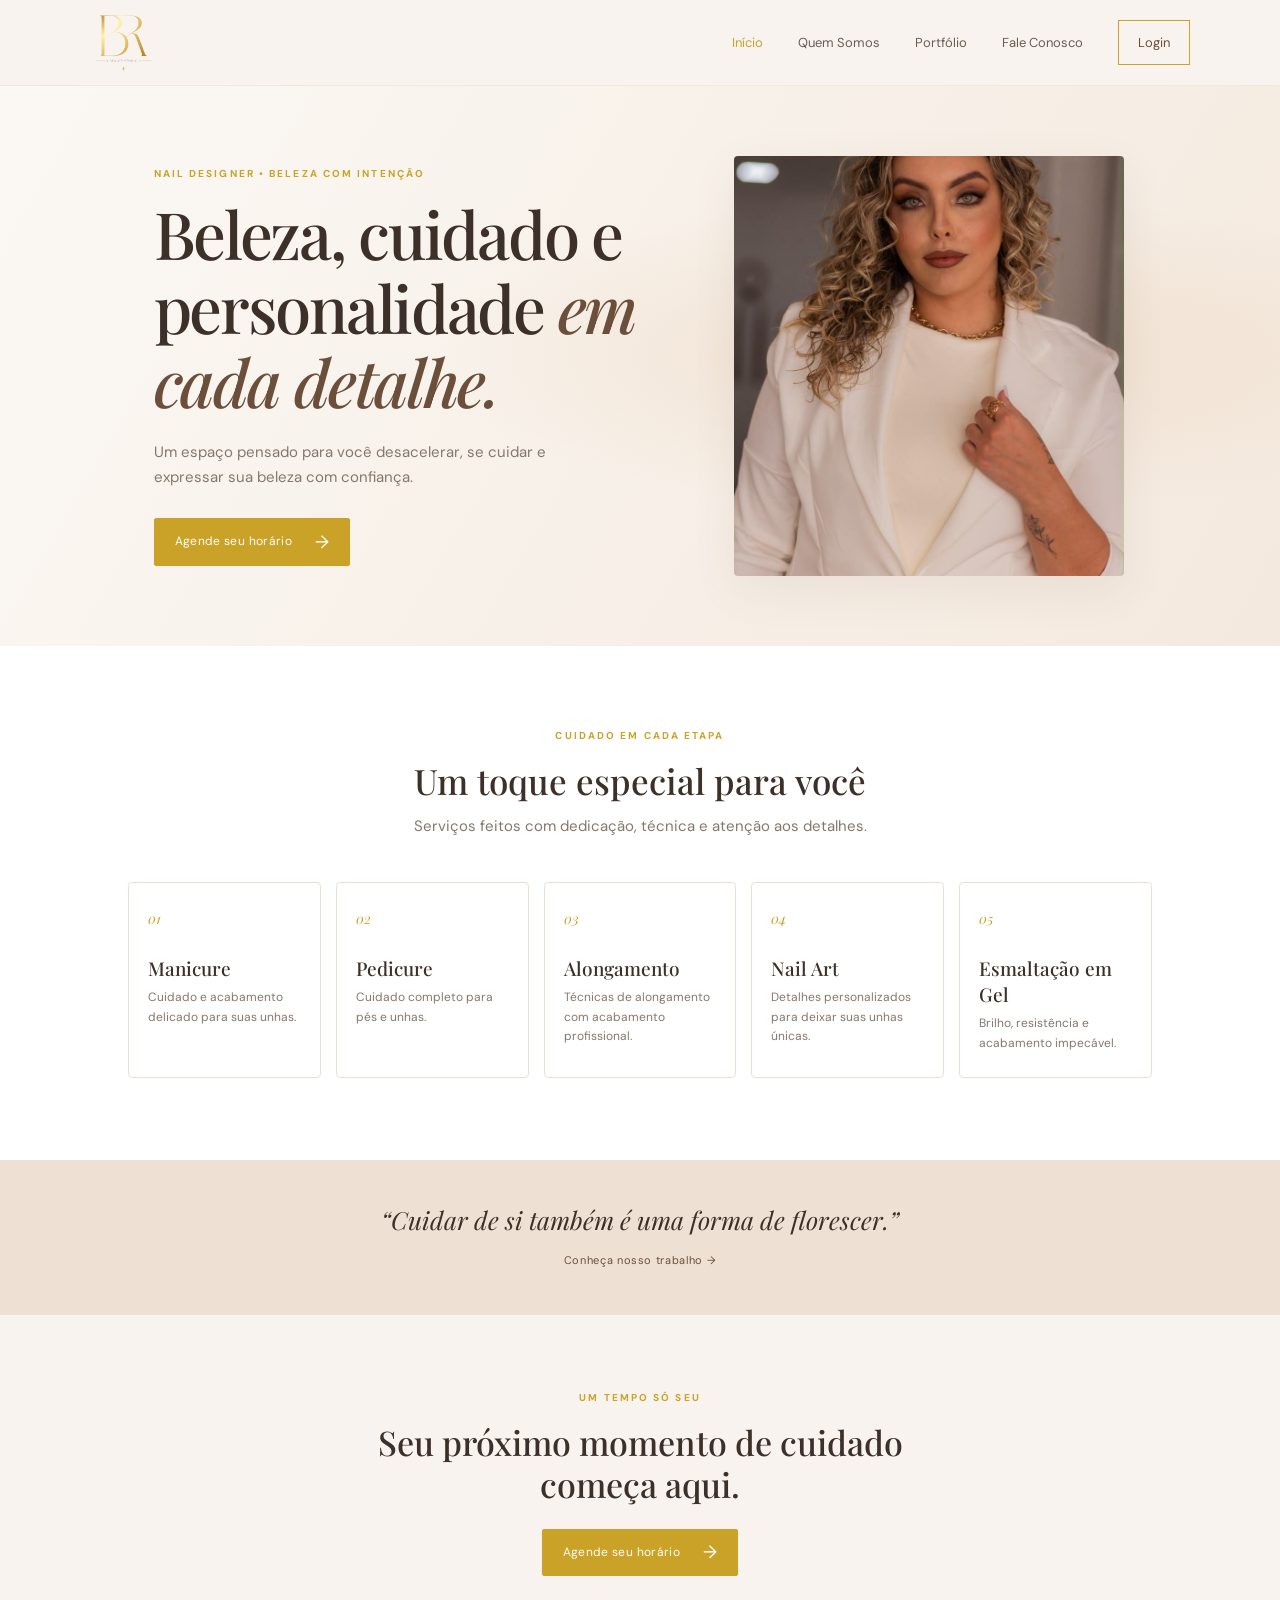
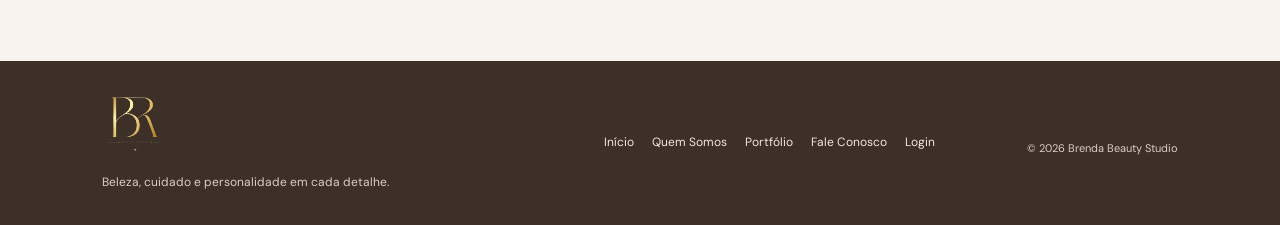
<file: index.html>
<!doctype html>
<html lang="pt-BR">
  <head>
    <meta charset="utf-8" />
    <meta name="viewport" content="width=device-width,initial-scale=1" />
    <meta
      name="description"
      content="Brenda Beauty Studio | Nail Designer. Beleza, cuidado e personalidade em cada detalhe."
    />
    <meta name="theme-color" content="#F8F3EE" />
    <title>Brenda Beauty Studio | Nail Designer</title>
    <link rel="icon" href="images/logo.png" type="image/png" />
    <link rel="preconnect" href="https://fonts.googleapis.com" />
    <link rel="preconnect" href="https://fonts.gstatic.com" crossorigin />
    <link
      href="https://fonts.googleapis.com/css2?family=DM+Sans:ital,opsz,wght@0,9..40,400;0,9..40,500;0,9..40,600;0,9..40,700;1,9..40,400&family=Playfair+Display:ital,wght@0,500;0,600;1,500&display=swap"
      rel="stylesheet"
    />
    <link rel="stylesheet" href="css/style.css" />
    <script defer src="js/app.js"></script>
  </head>
  <body>
    <a class="skip-link" href="#conteudo">Pular para o conteúdo</a>
    <header class="site-header">
      <a class="brand" href="index.html">
        <img src="images/logo.png" alt="Brenda Beauty Studio" />
      </a>
      <button
        class="menu-toggle"
        type="button"
        aria-label="Abrir menu"
        aria-expanded="false"
        aria-controls="menu-principal"
      >
        ☰
      </button>
      <nav class="main-nav" id="menu-principal" aria-label="Principal">
        <a class="active" href="index.html">Início</a>
        <a href="sobre.html">Quem Somos</a>
        <a href="portfolio.html">Portfólio</a>
        <a href="contato.html">Fale Conosco</a>
        <a class="nav-cta" href="login.html">Login</a>
      </nav>
    </header>
    <main id="conteudo">
      <section class="hero">
        <div class="hero-copy">
          <p class="eyebrow">NAIL DESIGNER • BELEZA COM INTENÇÃO</p>
          <h1>Beleza, cuidado e personalidade <em>em cada detalhe.</em></h1>
          <p>
            Um espaço pensado para você desacelerar, se cuidar e expressar sua
            beleza com confiança.
          </p>
          <a class="button" href="login.html"
            >Agende seu horário <span>→</span></a
          >
        </div>
        <figure class="hero-art">
          <img
            src="images/posefrente.jpg"
            alt="Acabamento elegante de unhas no Brenda Beauty Studio"
          />
          
      </section>
      <section class="section services">
        <div class="section-heading">
          <p class="eyebrow">CUIDADO EM CADA ETAPA</p>
          <h2>Um toque especial para você</h2>
          <p>Serviços feitos com dedicação, técnica e atenção aos detalhes.</p>
        </div>
        <div class="service-grid">
          <article class="service-card">
            <span>01</span>
            <h3>Manicure</h3>
            <p>Cuidado e acabamento delicado para suas unhas.</p>
          </article>
          <article class="service-card">
            <span>02</span>
            <h3>Pedicure</h3>
            <p>Cuidado completo para pés e unhas.</p>
          </article>
          <article class="service-card">
            <span>03</span>
            <h3>Alongamento</h3>
            <p>Técnicas de alongamento com acabamento profissional.</p>
          </article>
          <article class="service-card">
            <span>04</span>
            <h3>Nail Art</h3>
            <p>Detalhes personalizados para deixar suas unhas únicas.</p>
          </article>
          <article class="service-card">
            <span>05</span>
            <h3>Esmaltação em Gel</h3>
            <p>Brilho, resistência e acabamento impecável.</p>
          </article>
        </div>
      </section>
      <section class="quote-band">
        <p>“Cuidar de si também é uma forma de florescer.”</p>
        <a href="portfolio.html">Conheça nosso trabalho <span>→</span></a>
      </section>
      <section class="section visit-cta">
        <p class="eyebrow">UM TEMPO SÓ SEU</p>
        <h2>Seu próximo momento de cuidado começa aqui.</h2>
        <a class="button" href="login.html"
          >Agende seu horário <span>→</span></a
        >
      </section>
    </main>
    <footer class="site-footer">
      <div class="footer-brand">
        <a class="brand" href="index.html">
          <img src="images/logo.png" alt="Brenda Beauty Studio" />
        </a>
        <p>Beleza, cuidado e personalidade em cada detalhe.</p>
      </div>
      <nav class="footer-nav" aria-label="Rodapé">
        <a href="index.html">Início</a>
        <a href="sobre.html">Quem Somos</a>
        <a href="portfolio.html">Portfólio</a>
        <a href="contato.html">Fale Conosco</a>
        <a href="login.html">Login</a>
      </nav>
      <small>© <span data-year></span> Brenda Beauty Studio</small>
    </footer>
  </body>
</html>
</file>
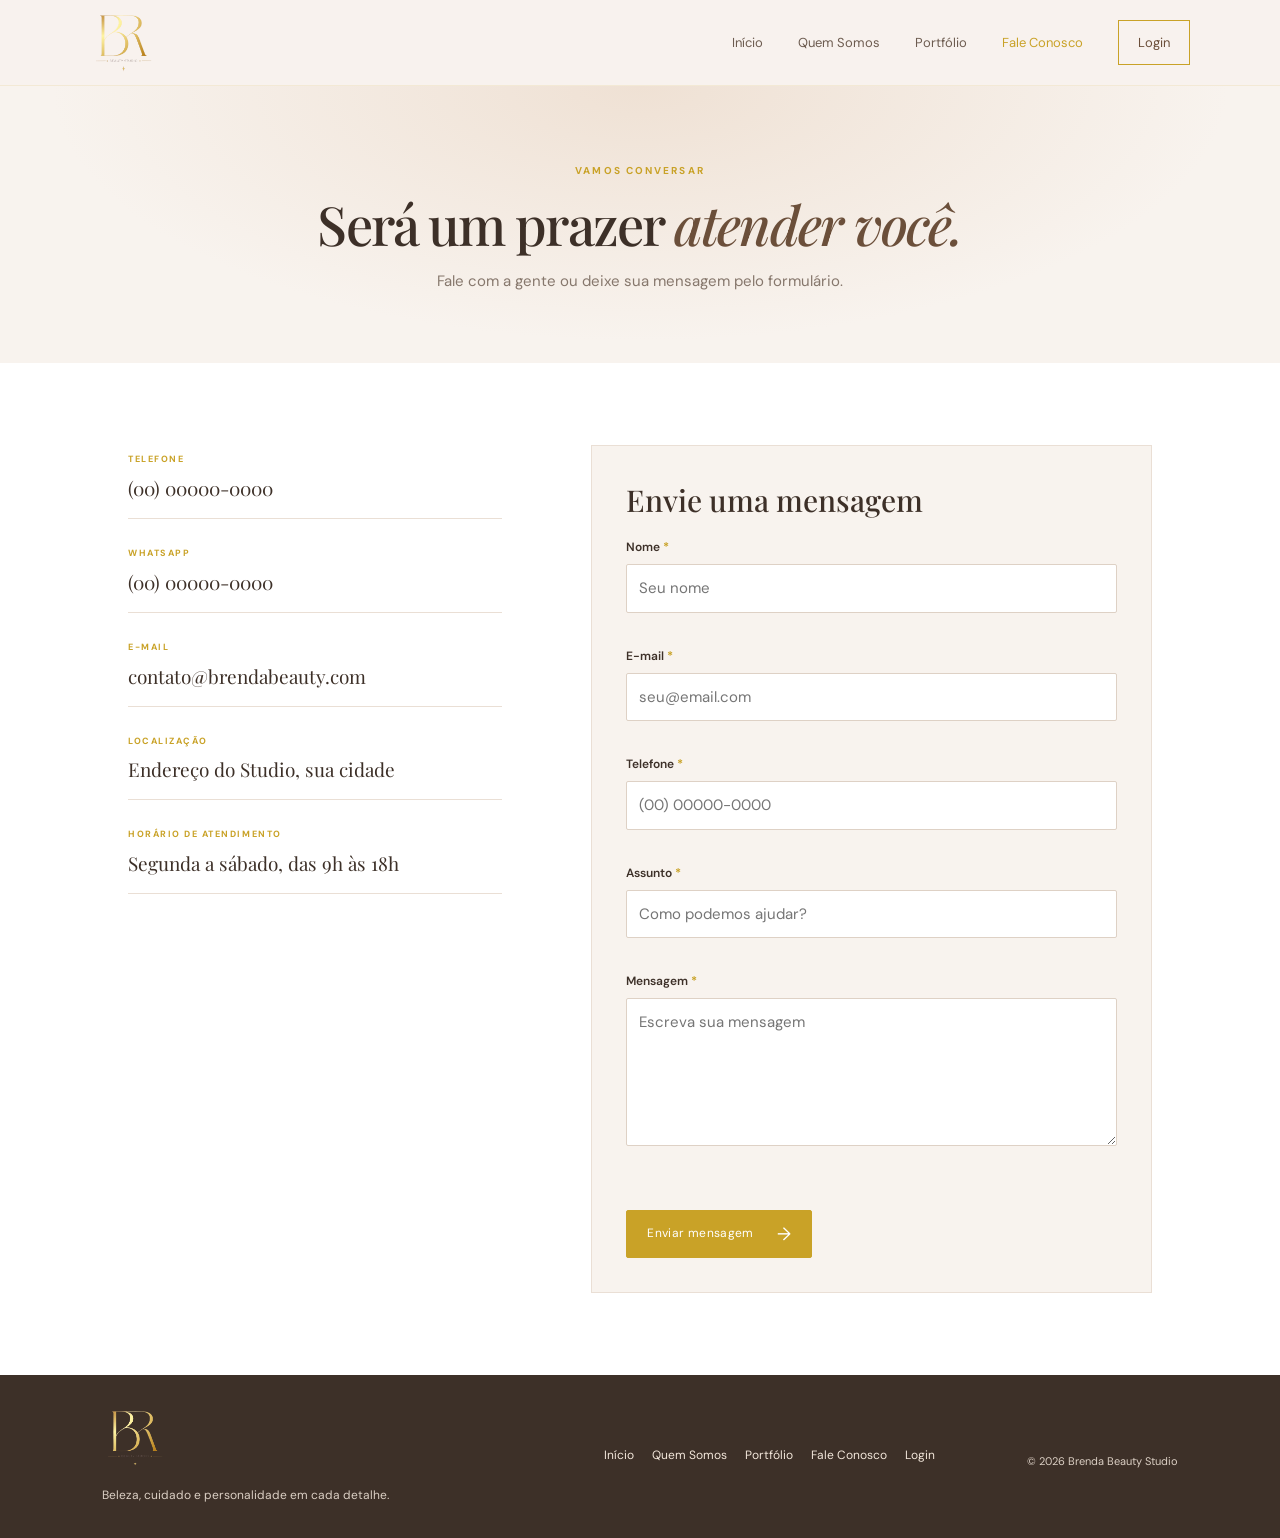
<file: contato.html>
<!doctype html>
<html lang="pt-BR">
  <head>
    <meta charset="utf-8" />
    <meta name="viewport" content="width=device-width,initial-scale=1" />
    <meta
      name="description"
      content="Fale conosco | Brenda Beauty Studio. Telefone, WhatsApp, e-mail e formulário de contato."
    />
    <meta name="theme-color" content="#F8F3EE" />
    <title>Fale conosco | Brenda Beauty Studio</title>
    <link rel="icon" href="images/logo.png" type="image/png" />
    <link rel="preconnect" href="https://fonts.googleapis.com" />
    <link rel="preconnect" href="https://fonts.gstatic.com" crossorigin />
    <link
      href="https://fonts.googleapis.com/css2?family=DM+Sans:ital,opsz,wght@0,9..40,400;0,9..40,500;0,9..40,600;0,9..40,700;1,9..40,400&family=Playfair+Display:ital,wght@0,500;0,600;1,500&display=swap"
      rel="stylesheet"
    />
    <link rel="stylesheet" href="css/style.css" />
    <script defer src="js/app.js"></script>
  </head>
  <body>
    <a class="skip-link" href="#conteudo">Pular para o conteúdo</a>
    <header class="site-header">
      <a class="brand" href="index.html">
        <img src="images/logo.png" alt="Brenda Beauty Studio" />
      </a>
      <button
        class="menu-toggle"
        type="button"
        aria-label="Abrir menu"
        aria-expanded="false"
        aria-controls="menu-principal"
      >
        ☰
      </button>
      <nav class="main-nav" id="menu-principal" aria-label="Principal">
        <a href="index.html">Início</a>
        <a href="sobre.html">Quem Somos</a>
        <a href="portfolio.html">Portfólio</a>
        <a class="active" href="contato.html">Fale Conosco</a>
        <a class="nav-cta" href="login.html">Login</a>
      </nav>
    </header>
    <main id="conteudo">
      <section class="page-hero">
        <p class="eyebrow">VAMOS CONVERSAR</p>
        <h1>Será um prazer <em>atender você.</em></h1>
        <p>Fale com a gente ou deixe sua mensagem pelo formulário.</p>
      </section>
      <section class="section contact-layout">
        <div class="contact-details">
          <article>
            <span>TELEFONE</span>
            <p><a href="tel:+5500000000000">(00) 00000-0000</a></p>
          </article>
          <article>
            <span>WHATSAPP</span>
            <p>
              <a href="https://wa.me/5500000000000" rel="noopener noreferrer"
                >(00) 00000-0000</a
              >
            </p>
          </article>
          <article>
            <span>E-MAIL</span>
            <p>
              <a href="mailto:contato@brendabeauty.com"
                >contato@brendabeauty.com</a
              >
            </p>
          </article>
          <article>
            <span>LOCALIZAÇÃO</span>
            <p>Endereço do Studio, sua cidade</p>
          </article>
          <article>
            <span>HORÁRIO DE ATENDIMENTO</span>
            <p>Segunda a sábado, das 9h às 18h</p>
          </article>
        </div>
        <form class="form-card" id="contact-form" novalidate>
          <h2>Envie uma mensagem</h2>
          <label for="contact-name">Nome <b>*</b></label>
          <input
            id="contact-name"
            name="name"
            autocomplete="name"
            placeholder="Seu nome"
            aria-describedby="contact-name-error"
          />
          <p class="field-error" id="contact-name-error"></p>
          <label for="contact-email">E-mail <b>*</b></label>
          <input
            id="contact-email"
            name="email"
            type="email"
            autocomplete="email"
            placeholder="seu@email.com"
            aria-describedby="contact-email-error"
          />
          <p class="field-error" id="contact-email-error"></p>
          <label for="contact-phone">Telefone <b>*</b></label>
          <input
            id="contact-phone"
            name="phone"
            type="tel"
            inputmode="numeric"
            maxlength="15"
            autocomplete="tel"
            placeholder="(00) 00000-0000"
            aria-describedby="contact-phone-error"
          />
          <p class="field-error" id="contact-phone-error"></p>
          <label for="contact-subject">Assunto <b>*</b></label>
          <input
            id="contact-subject"
            name="subject"
            placeholder="Como podemos ajudar?"
            aria-describedby="contact-subject-error"
          />
          <p class="field-error" id="contact-subject-error"></p>
          <label for="contact-message">Mensagem <b>*</b></label>
          <textarea
            id="contact-message"
            name="message"
            rows="5"
            placeholder="Escreva sua mensagem"
            aria-describedby="contact-message-error"
          ></textarea>
          <p class="field-error" id="contact-message-error"></p>
          <p class="form-message" aria-live="polite"></p>
          <button class="button" type="submit">
            Enviar mensagem <span>→</span>
          </button>
        </form>
      </section>
    </main>
    <footer class="site-footer">
      <div class="footer-brand">
        <a class="brand" href="index.html">
          <img src="images/logo.png" alt="Brenda Beauty Studio" />
        </a>
        <p>Beleza, cuidado e personalidade em cada detalhe.</p>
      </div>
      <nav class="footer-nav" aria-label="Rodapé">
        <a href="index.html">Início</a>
        <a href="sobre.html">Quem Somos</a>
        <a href="portfolio.html">Portfólio</a>
        <a href="contato.html">Fale Conosco</a>
        <a href="login.html">Login</a>
      </nav>
      <small>© <span data-year></span> Brenda Beauty Studio</small>
    </footer>
  </body>
</html>
</file>
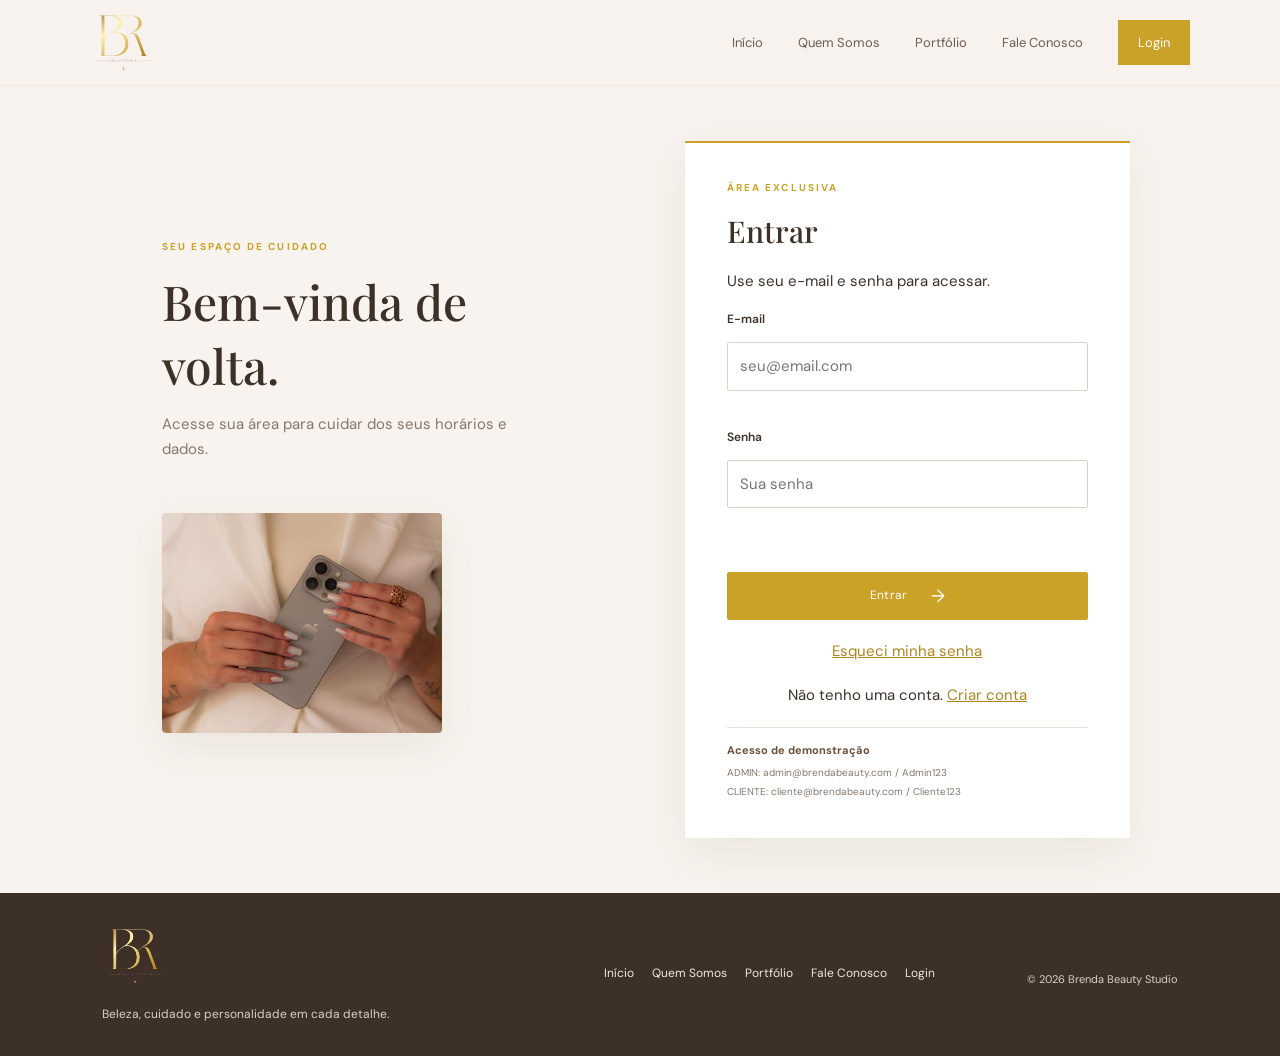
<file: login.html>
﻿<!doctype html>
<html lang="pt-BR">
  <head>
    <meta charset="utf-8" />
    <meta name="viewport" content="width=device-width,initial-scale=1" />
    <meta
      name="description"
      content="Acesse sua conta no Brenda Beauty Studio ou cadastre-se para agendar horários."
    />
    <meta name="theme-color" content="#F8F3EE" />
    <title>Login | Brenda Beauty Studio</title>
    <link rel="icon" href="images/logo.png" type="image/png" />
    <link rel="preconnect" href="https://fonts.googleapis.com" />
    <link rel="preconnect" href="https://fonts.gstatic.com" crossorigin />
    <link
      href="https://fonts.googleapis.com/css2?family=DM+Sans:ital,opsz,wght@0,9..40,400;0,9..40,500;0,9..40,600;0,9..40,700;1,9..40,400&family=Playfair+Display:ital,wght@0,500;0,600;1,500&display=swap"
      rel="stylesheet"
    />
    <link rel="stylesheet" href="css/style.css" />
    <script defer src="js/app.js"></script>
    <script defer src="js/auth.js"></script>
  </head>
  <body class="login-page">
    <a class="skip-link" href="#conteudo">Pular para o conteúdo</a>
    <header class="site-header">
      <a class="brand" href="index.html">
        <img src="images/logo.png" alt="Brenda Beauty Studio" />
      </a>
      <button
        class="menu-toggle"
        type="button"
        aria-label="Abrir menu"
        aria-expanded="false"
        aria-controls="menu-principal"
      >
        ☰
      </button>
      <nav class="main-nav" id="menu-principal" aria-label="Principal">
        <a href="index.html">Início</a>
        <a href="sobre.html">Quem Somos</a>
        <a href="portfolio.html">Portfólio</a>
        <a href="contato.html">Fale Conosco</a>
        <a class="nav-cta active" href="login.html">Login</a>
      </nav>
    </header>
    <main class="login-wrap" id="conteudo">
      <section class="login-aside">
        <p class="eyebrow">SEU ESPAÇO DE CUIDADO</p>
        <h1>Bem-vinda de volta.</h1>
        <p>Acesse sua área para cuidar dos seus horários e dados.</p>
        <img
          class="login-photo"
          src="images/telefoneunha.jpg"
          alt="Detalhe de unhas com acabamento do Studio"
        />
      </section>
      <section class="login-card">
        <div id="panel-login">
          <p class="eyebrow">ÁREA EXCLUSIVA</p>
          <h2>Entrar</h2>
          <p>Use seu e-mail e senha para acessar.</p>
          <form id="login-form" novalidate>
            <label for="email">E-mail</label>
            <input
              id="email"
              name="email"
              type="email"
              required
              autocomplete="username"
              placeholder="seu@email.com"
              aria-describedby="login-email-error"
            />
            <p class="field-error" id="login-email-error"></p>
            <label for="password">Senha</label>
            <input
              id="password"
              name="password"
              type="password"
              required
              autocomplete="current-password"
              placeholder="Sua senha"
              aria-describedby="login-password-error"
            />
            <p class="field-error" id="login-password-error"></p>
            <p class="form-message" id="login-message" aria-live="polite"></p>
            <button class="button button-wide" type="submit">
              Entrar <span>→</span>
            </button>
          </form>
          <p class="signup-prompt">
            <a href="#recuperar" id="show-forgot">Esqueci minha senha</a>
          </p>
          <p class="signup-prompt">
            Não tenho uma conta.
            <a href="#cadastro" id="show-register">Criar conta</a>
          </p>
          <div class="demo-access">
            <strong>Acesso de demonstração</strong>
            <span>ADMIN: admin@brendabeauty.com / Admin123</span>
            <span>CLIENTE: cliente@brendabeauty.com / Cliente123</span>
          </div>
        </div>
        <form id="register-form" class="hidden" novalidate>
          <p class="eyebrow">NOVA CONTA</p>
          <h2>Cadastro de cliente</h2>
          <p>Preencha seus dados para acessar a área da cliente.</p>
          <div class="form-grid">
            <label for="reg-name"
              >Nome <b>*</b>
              <input
                id="reg-name"
                name="firstName"
                required
                autocomplete="given-name"
                placeholder="Nome"
              />
            </label>
            <label for="reg-last"
              >Sobrenome <b>*</b>
              <input
                id="reg-last"
                name="lastName"
                required
                autocomplete="family-name"
                placeholder="Sobrenome"
              />
            </label>
            <label for="reg-cpf"
              >CPF <b>*</b>
              <input
                id="reg-cpf"
                name="cpf"
                required
                inputmode="numeric"
                maxlength="14"
                placeholder="000.000.000-00"
              />
            </label>
            <label for="reg-phone"
              >Telefone <b>*</b>
              <input
                id="reg-phone"
                name="phone"
                required
                inputmode="numeric"
                maxlength="15"
                placeholder="(00) 00000-0000"
              />
            </label>
            <label for="reg-email"
              >E-mail <b>*</b>
              <input
                id="reg-email"
                name="email"
                type="email"
                required
                autocomplete="email"
                placeholder="seu@email.com"
              />
            </label>
            <label for="reg-password"
              >Senha <b>*</b>
              <input
                id="reg-password"
                name="password"
                type="password"
                required
                autocomplete="new-password"
                placeholder="Mínimo 8 caracteres"
              />
            </label>
            <label for="reg-confirm"
              >Confirmar senha <b>*</b>
              <input
                id="reg-confirm"
                name="confirm"
                type="password"
                required
                autocomplete="new-password"
                placeholder="Repita a senha"
              />
            </label>
          </div>
          <p class="form-hint">
            A senha deve ter no mínimo 8 caracteres, com pelo menos uma letra e
            um número.
          </p>
          <p class="form-message" aria-live="polite"></p>
          <button class="button button-wide" type="submit">
            Criar conta <span>→</span>
          </button>
          <p class="signup-prompt">
            <a href="#login" id="show-login">Já tenho uma conta</a>
          </p>
        </form>
        <form id="forgot-form" class="hidden" novalidate>
          <p class="eyebrow">RECUPERAÇÃO</p>
          <h2>Esqueci minha senha</h2>
          <p>Informe o e-mail da conta para definir uma nova senha.</p>
          <label for="forgot-email">E-mail</label>
          <input
            id="forgot-email"
            name="email"
            type="email"
            required
            autocomplete="email"
            placeholder="seu@email.com"
          />
          <label for="forgot-password">Nova senha</label>
          <input
            id="forgot-password"
            name="password"
            type="password"
            required
            autocomplete="new-password"
            placeholder="Mínimo 8 caracteres"
          />
          <label for="forgot-confirm">Confirmar senha</label>
          <input
            id="forgot-confirm"
            name="confirm"
            type="password"
            required
            autocomplete="new-password"
          />
          <p class="form-message" aria-live="polite"></p>
          <button class="button button-wide" type="submit">
            Redefinir senha
          </button>
          <p class="signup-prompt">
            <a href="#login" id="forgot-back">Voltar ao login</a>
          </p>
        </form>
      </section>
    </main>
    <footer class="site-footer">
      <div class="footer-brand">
        <a class="brand" href="index.html">
          <img src="images/logo.png" alt="Brenda Beauty Studio" />
        </a>
        <p>Beleza, cuidado e personalidade em cada detalhe.</p>
      </div>
      <nav class="footer-nav" aria-label="Rodapé">
        <a href="index.html">Início</a>
        <a href="sobre.html">Quem Somos</a>
        <a href="portfolio.html">Portfólio</a>
        <a href="contato.html">Fale Conosco</a>
        <a href="login.html">Login</a>
      </nav>
      <small>© <span data-year></span> Brenda Beauty Studio</small>
    </footer>
  </body>
</html>
</file>
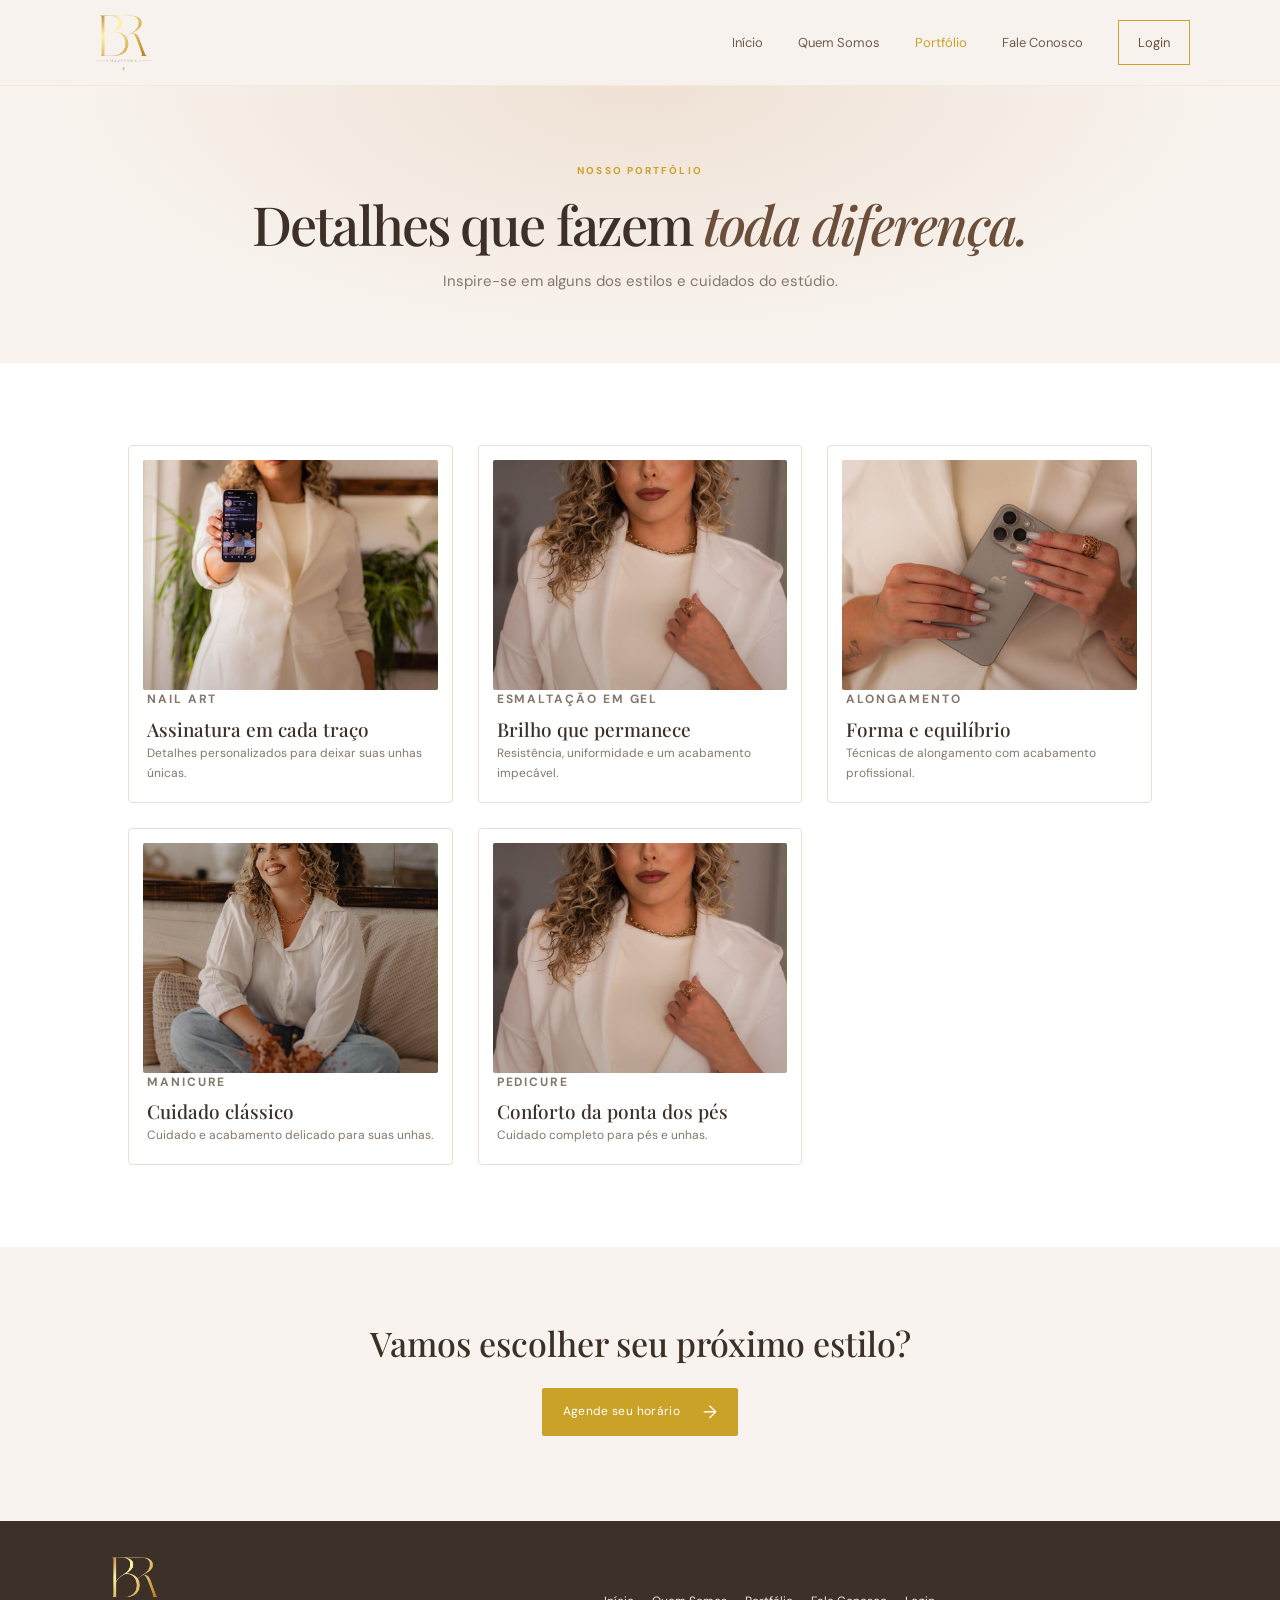
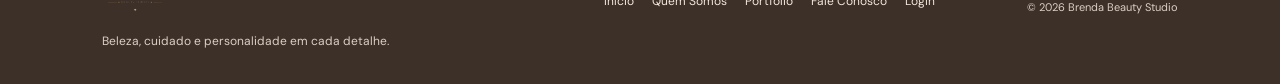
<file: portfolio.html>
<!doctype html>
<html lang="pt-BR">
  <head>
    <meta charset="utf-8" />
    <meta name="viewport" content="width=device-width,initial-scale=1" />
    <meta
      name="description"
      content="Portfólio do Brenda Beauty Studio: nail art, alongamento, esmaltação em gel e cuidados delicados."
    />
    <meta name="theme-color" content="#F8F3EE" />
    <title>Portfólio | Brenda Beauty Studio</title>
    <link rel="icon" href="images/logo.png" type="image/png" />
    <link rel="preconnect" href="https://fonts.googleapis.com" />
    <link rel="preconnect" href="https://fonts.gstatic.com" crossorigin />
    <link
      href="https://fonts.googleapis.com/css2?family=DM+Sans:ital,opsz,wght@0,9..40,400;0,9..40,500;0,9..40,600;0,9..40,700;1,9..40,400&family=Playfair+Display:ital,wght@0,500;0,600;1,500&display=swap"
      rel="stylesheet"
    />
    <link rel="stylesheet" href="css/style.css" />
    <script defer src="js/app.js"></script>
  </head>
  <body>
    <a class="skip-link" href="#conteudo">Pular para o conteúdo</a>
    <header class="site-header">
      <a class="brand" href="index.html">
        <img src="images/logo.png" alt="Brenda Beauty Studio" />
      </a>
      <button
        class="menu-toggle"
        type="button"
        aria-label="Abrir menu"
        aria-expanded="false"
        aria-controls="menu-principal"
      >
        ☰
      </button>
      <nav class="main-nav" id="menu-principal" aria-label="Principal">
        <a href="index.html">Início</a>
        <a href="sobre.html">Quem Somos</a>
        <a class="active" href="portfolio.html">Portfólio</a>
        <a href="contato.html">Fale Conosco</a>
        <a class="nav-cta" href="login.html">Login</a>
      </nav>
    </header>
    <main id="conteudo">
      <section class="page-hero">
        <p class="eyebrow">NOSSO PORTFÓLIO</p>
        <h1>Detalhes que fazem <em>toda diferença.</em></h1>
        <p>Inspire-se em alguns dos estilos e cuidados do estúdio.</p>
      </section>
      <section class="section gallery-grid">
        <article class="gallery-card">
          <div class="gallery-media">
            <img
              src="images/mostrainsta.jpg"
              alt="Nail art delicada apresentada nas redes do Studio"
            />
          </div>
          <p class="gallery-tag">Nail Art</p>
          <h3>Assinatura em cada traço</h3>
          <p>Detalhes personalizados para deixar suas unhas únicas.</p>
        </article>
        <article class="gallery-card">
          <div class="gallery-media">
            <img
              src="images/posefrente.jpg"
              alt="Acabamento elegante em unhas com pose frontal"
            />
          </div>
          <p class="gallery-tag">Esmaltação em Gel</p>
          <h3>Brilho que permanece</h3>
          <p>Resistência, uniformidade e um acabamento impecável.</p>
        </article>
        <article class="gallery-card">
          <div class="gallery-media">
            <img
              src="images/telefoneunha.jpg"
              alt="Detalhe de unhas junto a um telefone, com acabamento sofisticado"
            />
          </div>
          <p class="gallery-tag">Alongamento</p>
          <h3>Forma e equilíbrio</h3>
          <p>Técnicas de alongamento com acabamento profissional.</p>
        </article>
        <article class="gallery-card">
          <div class="gallery-media">
            <img
              src="images/sentada.jpg"
              alt="Momento de cuidado e atendimento no Studio"
            />
          </div>
          <p class="gallery-tag">Manicure</p>
          <h3>Cuidado clássico</h3>
          <p>Cuidado e acabamento delicado para suas unhas.</p>
        </article>
        <article class="gallery-card">
          <div class="gallery-media">
            <img
              src="images/posefrente.jpg"
              alt="Atendimento completo de beleza para mãos e pés"
            />
          </div>
          <p class="gallery-tag">Pedicure</p>
          <h3>Conforto da ponta dos pés</h3>
          <p>Cuidado completo para pés e unhas.</p>
        </article>
      </section>
      <section class="visit-cta section">
        <h2>Vamos escolher seu próximo estilo?</h2>
        <a class="button" href="login.html"
          >Agende seu horário <span>→</span></a
        >
      </section>
    </main>
    <footer class="site-footer">
      <div class="footer-brand">
        <a class="brand" href="index.html">
          <img src="images/logo.png" alt="Brenda Beauty Studio" />
        </a>
        <p>Beleza, cuidado e personalidade em cada detalhe.</p>
      </div>
      <nav class="footer-nav" aria-label="Rodapé">
        <a href="index.html">Início</a>
        <a href="sobre.html">Quem Somos</a>
        <a href="portfolio.html">Portfólio</a>
        <a href="contato.html">Fale Conosco</a>
        <a href="login.html">Login</a>
      </nav>
      <small>© <span data-year></span> Brenda Beauty Studio</small>
    </footer>
  </body>
</html>
</file>
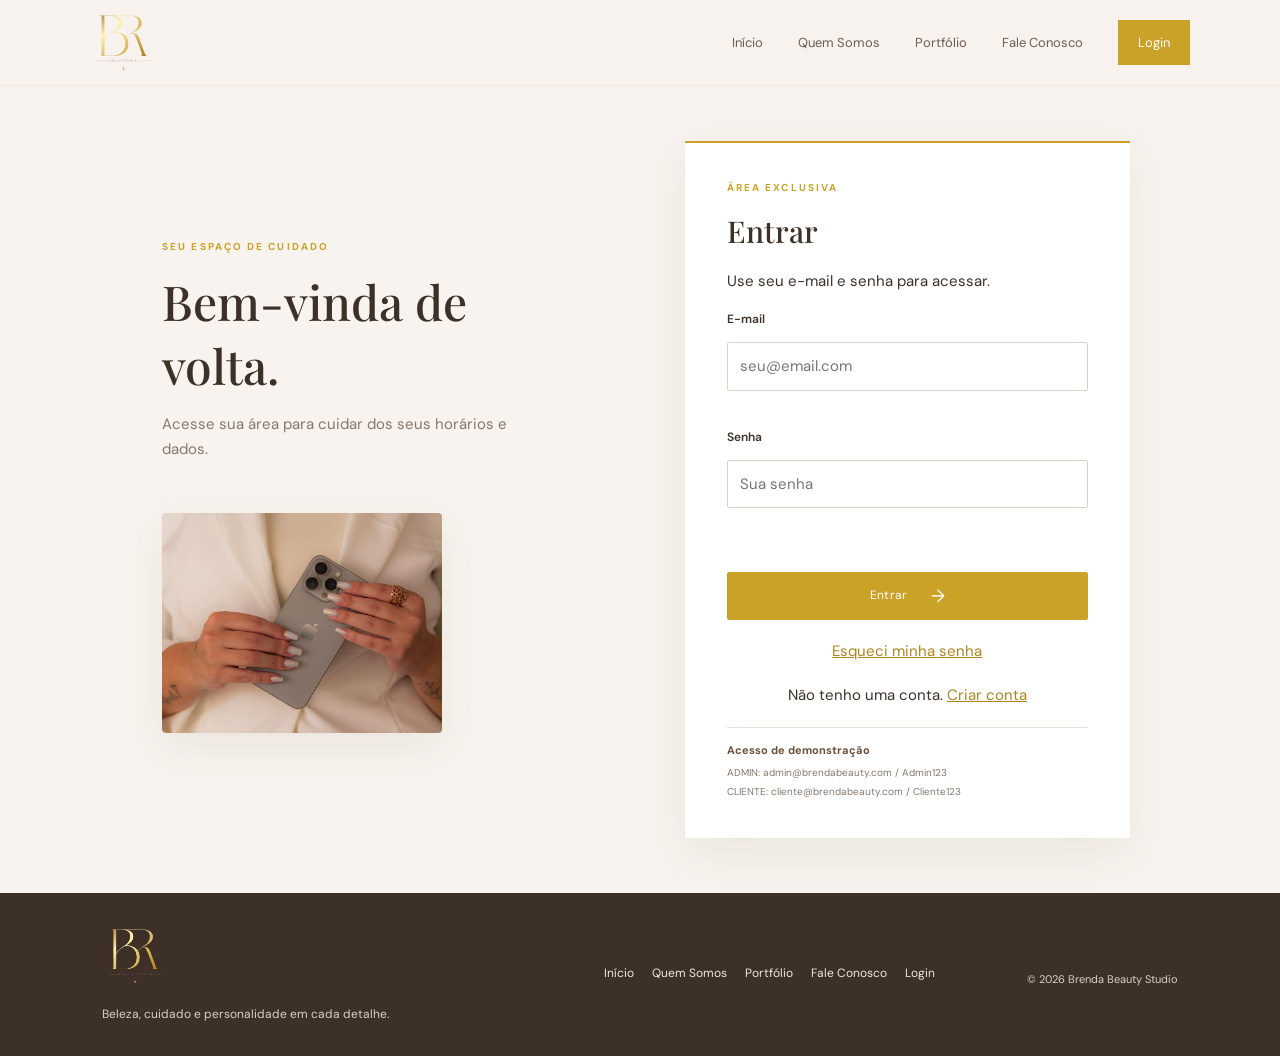
<file: sistema.html>
<!doctype html>
<html lang="pt-BR">
  <head>
    <meta charset="utf-8" />
    <meta name="viewport" content="width=device-width,initial-scale=1" />
    <meta
      name="description"
      content="Área interna do Brenda Beauty Studio para clientes e administração."
    />
    <meta name="theme-color" content="#F8F3EE" />
    <meta http-equiv="Cache-Control" content="no-store" />
    <title>Sistema | Brenda Beauty Studio</title>
    <link rel="icon" href="images/logo.png" type="image/png" />
    <link rel="preconnect" href="https://fonts.googleapis.com" />
    <link rel="preconnect" href="https://fonts.gstatic.com" crossorigin />
    <link
      href="https://fonts.googleapis.com/css2?family=DM+Sans:ital,opsz,wght@0,9..40,400;0,9..40,500;0,9..40,600;0,9..40,700;1,9..40,400&family=Playfair+Display:ital,wght@0,500;0,600;1,500&display=swap"
      rel="stylesheet"
    />
    <link rel="stylesheet" href="css/style.css" />
    <link rel="stylesheet" href="css/sistema.css" />
    <script defer src="js/auth.js"></script>
    <script defer src="js/sistema.js"></script>
  </head>
  <body class="system-page">
    <a class="skip-link" href="#painel">Pular para o conteúdo</a>
    <header class="system-top">
      <a class="brand" href="index.html">
        <img src="images/logo.png" alt="Brenda Beauty Studio" />
      </a>
      <div class="session-label">
        <span class="session-dot"></span>
        <span id="session-name">Área interna</span>
        <button id="logout-button" class="text-button" type="button">
          Sair
        </button>
      </div>
    </header>
    <main class="system-layout">
      <aside class="system-sidebar">
        <p class="eyebrow">MENU PRINCIPAL</p>
        <nav id="system-nav" class="system-nav" aria-label="Sistema">
          <button type="button" data-section="inicio" class="selected">
            ⌂ <span>Dashboard</span>
          </button>
          <button type="button" data-section="clientes" data-admin>
            ♙ <span>Clientes</span>
          </button>
          <button type="button" data-section="agendamentos">
            ◷ <span>Agendamentos</span>
          </button>
          <button type="button" data-section="consultas" data-admin>
            ⌕ <span>Consultas</span>
          </button>
          <button type="button" data-section="relatorios" data-admin>
            ▤ <span>Relatórios</span>
          </button>
          <button type="button" data-section="backup" data-admin>
            ↥ <span>Backup</span>
          </button>
          <button type="button" data-section="acesso" data-admin>
            ⚙ <span>Controle de acesso</span>
          </button>
          <button type="button" data-section="perfil" data-client>
            ◯ <span>Meu perfil</span>
          </button>
        </nav>
        <p class="sidebar-note">
          Seu espaço de cuidado<br /><strong>Beleza em cada detalhe.</strong>
        </p>
      </aside>
      <div class="system-content" id="painel">
        <section id="section-inicio" class="system-section active">
          <div class="welcome-row">
            <div>
              <p class="eyebrow">PAINEL DE CONTROLE</p>
              <h1>Olá, <span id="welcome-name">bem-vinda</span>.</h1>
              <p>Acompanhe suas informações e seus horários por aqui.</p>
            </div>
            <span class="today-chip" id="today-label"></span>
          </div>
          <div class="stats-grid" id="stats-grid"></div>
          <div class="panel-card upcoming-card">
            <div class="panel-title">
              <div>
                <p class="eyebrow">PRÓXIMOS HORÁRIOS</p>
                <h2>Agendamentos recentes</h2>
              </div>
              <button class="small-action" data-go="agendamentos" type="button">
                Ver todos →
              </button>
            </div>
            <div id="upcoming-list"></div>
          </div>
        </section>
        <section id="section-clientes" class="system-section" data-admin>
          <div class="section-head">
            <div>
              <p class="eyebrow">GESTÃO DE CLIENTES</p>
              <h1>Clientes</h1>
              <p>Cadastre e mantenha os dados das clientes do Studio.</p>
            </div>
            <button class="button" id="new-client-button" type="button">
              + Nova cliente
            </button>
          </div>
          <form
            class="panel-card editor-form hidden"
            id="client-form"
            novalidate
          >
            <div class="panel-title">
              <div>
                <p class="eyebrow">CADASTRO</p>
                <h2 id="client-form-title">Nova cliente</h2>
              </div>
              <button
                type="button"
                class="icon-button"
                data-close="client-form"
                aria-label="Fechar"
              >
                ×
              </button>
            </div>
            <input type="hidden" name="id" />
            <div class="form-grid">
              <label
                >Nome <b>*</b
                ><input
                  name="firstName"
                  required
                  autocomplete="given-name"
                  placeholder="Nome"
              /></label>
              <label
                >Sobrenome <b>*</b
                ><input
                  name="lastName"
                  required
                  autocomplete="family-name"
                  placeholder="Sobrenome"
              /></label>
              <label
                >CPF <b>*</b
                ><input
                  name="cpf"
                  required
                  inputmode="numeric"
                  maxlength="14"
                  placeholder="000.000.000-00"
              /></label>
              <label
                >Telefone <b>*</b
                ><input
                  name="phone"
                  required
                  inputmode="tel"
                  maxlength="15"
                  placeholder="(00) 00000-0000"
              /></label>
              <label
                >E-mail <b>*</b
                ><input
                  name="email"
                  type="email"
                  required
                  autocomplete="email"
                  placeholder="cliente@email.com"
              /></label>
            </div>
            <p class="form-message" aria-live="polite"></p>
            <div class="form-actions">
              <button
                type="button"
                class="button button-light"
                data-close="client-form"
              >
                Cancelar
              </button>
              <button class="button" type="submit">Salvar cliente</button>
            </div>
          </form>
          <div class="panel-card">
            <div class="panel-title">
              <div>
                <p class="eyebrow">CONSULTA GERAL</p>
                <h2>Lista de clientes</h2>
              </div>
              <span id="client-count" class="count-pill"></span>
            </div>
            <label class="search-wrap"
              >⌕
              <input
                id="client-search"
                placeholder="Pesquisar por nome, CPF, telefone ou e-mail"
                type="search"
                aria-label="Pesquisar cliente por nome, CPF, telefone ou e-mail"
            /></label>
            <div class="table-wrap">
              <table>
                <thead>
                  <tr>
                    <th>Nome</th>
                    <th>CPF</th>
                    <th>Telefone</th>
                    <th>E-mail</th>
                    <th>Ações</th>
                  </tr>
                </thead>
                <tbody id="clients-table"></tbody>
              </table>
            </div>
            <p class="empty-state hidden" id="clients-empty">
              Nenhuma cliente encontrada.
            </p>
          </div>
        </section>
        <section id="section-agendamentos" class="system-section">
          <div class="section-head">
            <div>
              <p class="eyebrow">CUIDADO COM HORA MARCADA</p>
              <h1>Agendamentos</h1>
              <p id="appointment-intro">
                Organize seus atendimentos em um só lugar.
              </p>
            </div>
            <button class="button" id="new-appointment-button" type="button">
              + Novo agendamento
            </button>
          </div>
          <form
            class="panel-card editor-form hidden"
            id="appointment-form"
            novalidate
          >
            <div class="panel-title">
              <div>
                <p class="eyebrow">HORÁRIO DO STUDIO</p>
                <h2 id="appointment-form-title">Novo agendamento</h2>
              </div>
              <button
                type="button"
                class="icon-button"
                data-close="appointment-form"
                aria-label="Fechar"
              >
                ×
              </button>
            </div>
            <input type="hidden" name="id" />
            <div class="form-grid">
              <label data-admin
                >Cliente <b>*</b><select name="clientId" required></select
              ></label>
              <label
                >Serviço <b>*</b
                ><select name="service" required>
                  <option value="">Selecione um serviço</option>
                  <option>Manicure</option>
                  <option>Pedicure</option>
                  <option>Alongamento</option>
                  <option>Nail Art</option>
                  <option>Esmaltação em Gel</option>
                </select></label
              >
              <label
                >Data <b>*</b><input name="date" type="date" required
              /></label>
              <label
                >Horário <b>*</b><select name="time" required></select
              ></label>
              <label data-admin
                >Status <b>*</b
                ><select name="status" required>
                  <option>Pendente</option>
                  <option>Confirmado</option>
                  <option>Concluído</option>
                  <option>Cancelado</option>
                </select></label
              >
            </div>
            <p class="form-message" aria-live="polite"></p>
            <div class="form-actions">
              <button
                type="button"
                class="button button-light"
                data-close="appointment-form"
              >
                Cancelar
              </button>
              <button class="button" type="submit">Salvar agendamento</button>
            </div>
          </form>
          <div class="panel-card">
            <div class="panel-title">
              <div>
                <p class="eyebrow">AGENDA DO STUDIO</p>
                <h2>Horários marcados</h2>
              </div>
              <span id="appointment-count" class="count-pill"></span>
            </div>
            <div class="table-wrap">
              <table>
                <thead>
                  <tr>
                    <th>Cliente</th>
                    <th>Serviço</th>
                    <th>Data</th>
                    <th>Horário</th>
                    <th>Status</th>
                    <th>Ações</th>
                  </tr>
                </thead>
                <tbody id="appointments-table"></tbody>
              </table>
            </div>
            <p class="empty-state hidden" id="appointments-empty">
              Nenhum agendamento encontrado.
            </p>
          </div>
        </section>
        <section id="section-perfil" class="system-section" data-client>
          <div class="section-head">
            <div>
              <p class="eyebrow">ÁREA DA CLIENTE</p>
              <h1>Meu perfil</h1>
              <p>Seus dados e os seus agendamentos.</p>
            </div>
          </div>
          <div id="profile-card" class="panel-card profile-card"></div>
        </section>
        <section id="section-consultas" class="system-section" data-admin>
          <div class="section-head">
            <div>
              <p class="eyebrow">CONSULTA GERAL E POR FILTRO</p>
              <h1>Consultas</h1>
              <p>
                Combine filtros por nome, CPF, telefone, serviço, status e
                período.
              </p>
            </div>
          </div>
          <div class="panel-card">
            <form class="period-filter filter-grid" id="period-form">
              <label
                >Nome<input
                  name="name"
                  type="search"
                  placeholder="Nome da cliente"
              /></label>
              <label
                >CPF<input
                  name="cpf"
                  inputmode="numeric"
                  maxlength="14"
                  placeholder="000.000.000-00"
              /></label>
              <label
                >Telefone<input
                  name="phone"
                  inputmode="numeric"
                  maxlength="15"
                  placeholder="(00) 00000-0000"
              /></label>
              <label
                >Serviço
                <select name="service">
                  <option value="">Todos</option>
                  <option>Manicure</option>
                  <option>Pedicure</option>
                  <option>Alongamento</option>
                  <option>Nail Art</option>
                  <option>Esmaltação em Gel</option>
                </select>
              </label>
              <label
                >Status
                <select name="status">
                  <option value="">Todos</option>
                  <option>Pendente</option>
                  <option>Confirmado</option>
                  <option>Concluído</option>
                  <option>Cancelado</option>
                </select>
              </label>
              <label>Data inicial<input name="start" type="date" /></label>
              <label>Data final<input name="end" type="date" /></label>
              <div class="filter-actions">
                <button class="button" type="submit">Consultar</button>
                <button class="button button-light" type="reset">Limpar</button>
              </div>
            </form>
            <p class="form-message" id="period-message" aria-live="polite"></p>
            <div class="table-wrap">
              <table>
                <thead>
                  <tr>
                    <th>Cliente</th>
                    <th>Serviço</th>
                    <th>Data</th>
                    <th>Horário</th>
                    <th>Status</th>
                  </tr>
                </thead>
                <tbody id="period-table"></tbody>
              </table>
            </div>
            <p class="empty-state" id="period-empty">
              Utilize os filtros para consultar os agendamentos.
            </p>
          </div>
        </section>
        <section id="section-relatorios" class="system-section" data-admin>
          <div class="section-head">
            <div>
              <p class="eyebrow">ACOMPANHAMENTO DO STUDIO</p>
              <h1>Relatórios</h1>
              <p>Resumo geral, status, serviços e consulta por período.</p>
            </div>
            <button class="button" id="print-report" type="button">
              Imprimir relatório
            </button>
          </div>
          <div id="report-print-area">
            <p class="eyebrow">RELATÓRIO GERAL • BRENDA BEAUTY STUDIO</p>
            <h2>Resumo de atendimentos</h2>
            <p class="report-date" id="report-generated"></p>
            <div id="report-stats" class="stats-grid report-stats"></div>
            <div id="report-services" class="stats-grid report-stats"></div>
            <div class="panel-card report-period">
              <div class="panel-title">
                <div>
                  <p class="eyebrow">RELATÓRIO POR PERÍODO</p>
                  <h2>Agendamentos no intervalo</h2>
                </div>
              </div>
              <form class="period-filter" id="report-form">
                <label>Data inicial<input name="start" type="date" /></label>
                <label>Data final<input name="end" type="date" /></label>
                <button class="button" type="submit">Filtrar</button>
              </form>
              <p
                class="form-message"
                id="report-message"
                aria-live="polite"
              ></p>
              <div class="table-wrap">
                <table>
                  <thead>
                    <tr>
                      <th>Cliente</th>
                      <th>Serviço</th>
                      <th>Data</th>
                      <th>Horário</th>
                      <th>Status</th>
                    </tr>
                  </thead>
                  <tbody id="report-table"></tbody>
                </table>
              </div>
              <p class="empty-state hidden" id="report-empty">
                Nenhum agendamento encontrado.
              </p>
            </div>
          </div>
        </section>
        <section id="section-backup" class="system-section" data-admin>
          <div class="section-head">
            <div>
              <p class="eyebrow">SEUS DADOS, SOB SEU CUIDADO</p>
              <h1>Backup</h1>
              <p>Exporte ou restaure os dados do sistema.</p>
            </div>
          </div>
          <div class="backup-grid">
            <article class="panel-card backup-card">
              <span class="backup-icon">↓</span>
              <p class="eyebrow">EXPORTAR BACKUP</p>
              <h2>Guarde uma cópia dos dados</h2>
              <p>Gere um arquivo JSON com clientes, usuários e agendamentos.</p>
              <button id="export-backup" class="button" type="button">
                Exportar backup
              </button>
            </article>
            <article class="panel-card backup-card">
              <span class="backup-icon">↑</span>
              <p class="eyebrow">RESTAURAR BACKUP</p>
              <h2>Restaurar dados salvos</h2>
              <p>
                Selecione um arquivo JSON de backup para substituir os dados
                atuais.
              </p>
              <label class="button button-light file-button"
                >Selecionar arquivo JSON<input
                  id="backup-file"
                  type="file"
                  accept="application/json,.json"
                  hidden
              /></label>
              <p
                class="form-message"
                id="backup-message"
                aria-live="polite"
              ></p>
            </article>
          </div>
        </section>
        <section id="section-acesso" class="system-section" data-admin>
          <div class="section-head">
            <div>
              <p class="eyebrow">PERMISSÕES</p>
              <h1>Controle de acesso</h1>
              <p>Níveis de acesso das contas do sistema.</p>
            </div>
          </div>
          <div class="panel-card">
            <div class="table-wrap">
              <table>
                <thead>
                  <tr>
                    <th>Nome</th>
                    <th>E-mail</th>
                    <th>Nível</th>
                    <th>Status</th>
                  </tr>
                </thead>
                <tbody id="access-table"></tbody>
              </table>
            </div>
            <p class="empty-state hidden" id="access-empty">
              Nenhum usuário encontrado.
            </p>
          </div>
        </section>
      </div>
    </main>
    <div class="toast" id="toast" role="status" aria-live="polite"></div>
    <footer class="system-footer">
      Brenda Beauty Studio <span>•</span> Sistema interno
      <span class="dev-credit">Desenvolvido por BuildHub</span>
    </footer>
  </body>
</html>
</file>
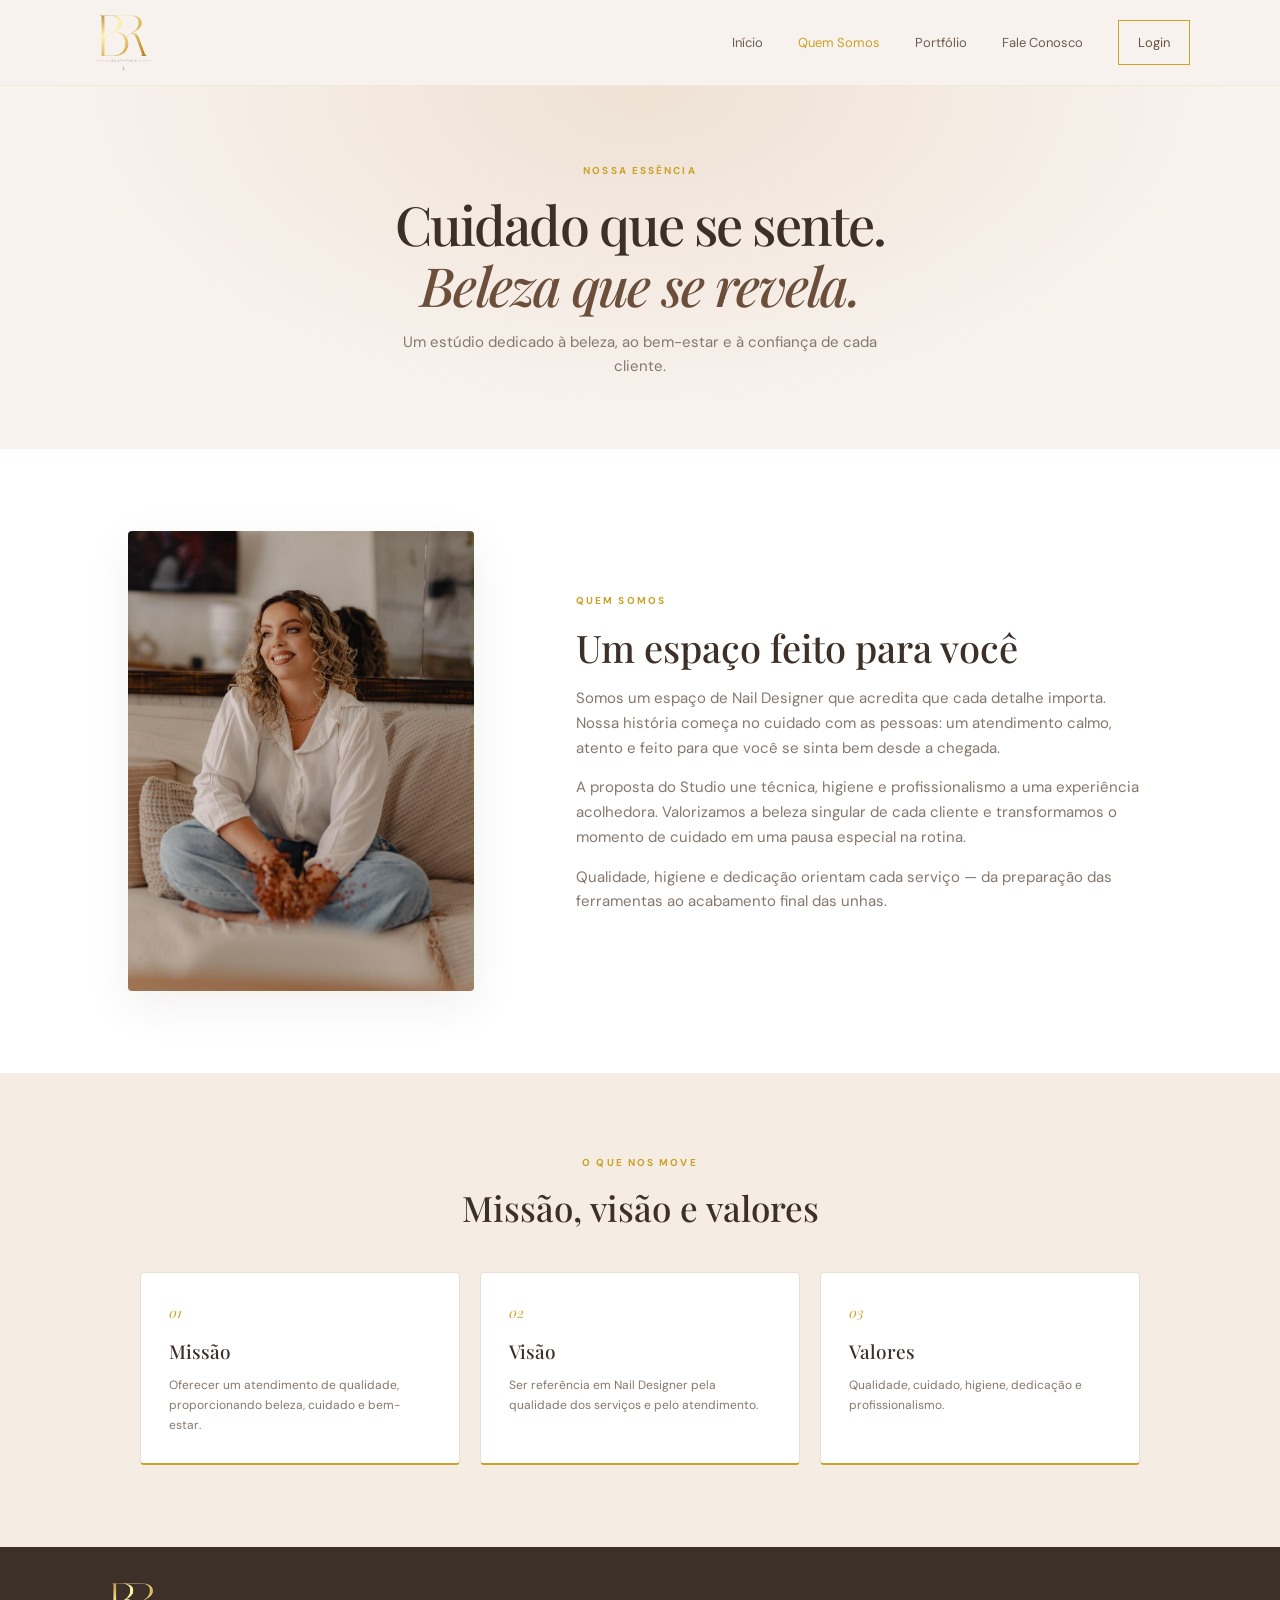
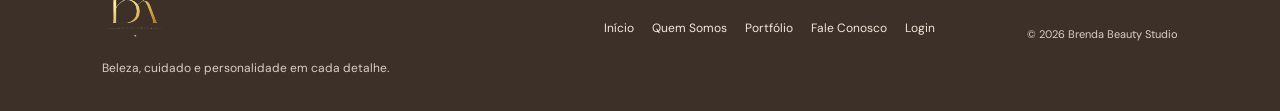
<file: sobre.html>
<!doctype html>
<html lang="pt-BR">
  <head>
    <meta charset="utf-8" />
    <meta name="viewport" content="width=device-width,initial-scale=1" />
    <meta
      name="description"
      content="Conheça a história, a essência e os valores do Brenda Beauty Studio."
    />
    <meta name="theme-color" content="#F8F3EE" />
    <title>Sobre nós | Brenda Beauty Studio</title>
    <link rel="icon" href="images/logo.png" type="image/png" />
    <link rel="preconnect" href="https://fonts.googleapis.com" />
    <link rel="preconnect" href="https://fonts.gstatic.com" crossorigin />
    <link
      href="https://fonts.googleapis.com/css2?family=DM+Sans:ital,opsz,wght@0,9..40,400;0,9..40,500;0,9..40,600;0,9..40,700;1,9..40,400&family=Playfair+Display:ital,wght@0,500;0,600;1,500&display=swap"
      rel="stylesheet"
    />
    <link rel="stylesheet" href="css/style.css" />
    <script defer src="js/app.js"></script>
  </head>
  <body>
    <a class="skip-link" href="#conteudo">Pular para o conteúdo</a>
    <header class="site-header">
      <a class="brand" href="index.html">
        <img src="images/logo.png" alt="Brenda Beauty Studio" />
      </a>
      <button
        class="menu-toggle"
        type="button"
        aria-label="Abrir menu"
        aria-expanded="false"
        aria-controls="menu-principal"
      >
        ☰
      </button>
      <nav class="main-nav" id="menu-principal" aria-label="Principal">
        <a href="index.html">Início</a>
        <a class="active" href="sobre.html">Quem Somos</a>
        <a href="portfolio.html">Portfólio</a>
        <a href="contato.html">Fale Conosco</a>
        <a class="nav-cta" href="login.html">Login</a>
      </nav>
    </header>
    <main id="conteudo">
      <section class="page-hero">
        <p class="eyebrow">NOSSA ESSÊNCIA</p>
        <h1>Cuidado que se sente.<br /><em>Beleza que se revela.</em></h1>
        <p>
          Um estúdio dedicado à beleza, ao bem-estar e à confiança de cada
          cliente.
        </p>
      </section>
      <section class="section about-intro">
        <img
          class="about-photo"
          src="images/sentada.jpg"
          alt="Ambiente acolhedor do Brenda Beauty Studio"
        />
        <div>
          <p class="eyebrow">QUEM SOMOS</p>
          <h2>Um espaço feito para você</h2>
          <p>
            Somos um espaço de Nail Designer que acredita que cada detalhe
            importa. Nossa história começa no cuidado com as pessoas: um
            atendimento calmo, atento e feito para que você se sinta bem desde
            a chegada.
          </p>
          <p>
            A proposta do Studio une técnica, higiene e profissionalismo a uma
            experiência acolhedora. Valorizamos a beleza singular de cada
            cliente e transformamos o momento de cuidado em uma pausa especial
            na rotina.
          </p>
          <p>
            Qualidade, higiene e dedicação orientam cada serviço — da preparação
            das ferramentas ao acabamento final das unhas.
          </p>
        </div>
      </section>
      <section class="section values-section">
        <div class="section-heading">
          <p class="eyebrow">O QUE NOS MOVE</p>
          <h2>Missão, visão e valores</h2>
        </div>
        <div class="value-grid">
          <article class="value-card">
            <span>01</span>
            <h3>Missão</h3>
            <p>
              Oferecer um atendimento de qualidade, proporcionando beleza,
              cuidado e bem-estar.
            </p>
          </article>
          <article class="value-card">
            <span>02</span>
            <h3>Visão</h3>
            <p>
              Ser referência em Nail Designer pela qualidade dos serviços e pelo
              atendimento.
            </p>
          </article>
          <article class="value-card">
            <span>03</span>
            <h3>Valores</h3>
            <p>
              Qualidade, cuidado, higiene, dedicação e profissionalismo.
            </p>
          </article>
        </div>
      </section>
    </main>
    <footer class="site-footer">
      <div class="footer-brand">
        <a class="brand" href="index.html">
          <img src="images/logo.png" alt="Brenda Beauty Studio" />
        </a>
        <p>Beleza, cuidado e personalidade em cada detalhe.</p>
      </div>
      <nav class="footer-nav" aria-label="Rodapé">
        <a href="index.html">Início</a>
        <a href="sobre.html">Quem Somos</a>
        <a href="portfolio.html">Portfólio</a>
        <a href="contato.html">Fale Conosco</a>
        <a href="login.html">Login</a>
      </nav>
      <small>© <span data-year></span> Brenda Beauty Studio</small>
    </footer>
  </body>
</html>
</file>
<file: css/style.css>
﻿:root {
  --nude-light: #f5e6d3;
  --nude: #e8d0b8;
  --beige: #f8f3ee;
  --gold: #c9a227;
  --gold-light: #ddbb55;
  --brown: #6b4f3a;
  --ink: #3d3028;
  --white: #ffffff;
  --muted: #86776c;
  --line: #eadfd5;
  --shadow: 0 14px 45px rgba(89, 65, 45, 0.08);
  --serif: "Playfair Display", Georgia, serif;
  --sans: "DM Sans", Arial, sans-serif;
}
* {
  box-sizing: border-box;
}
html,
body {
  overflow-x: hidden;
}
body {
  margin: 0;
  color: var(--ink);
  background: var(--beige);
  font-family: var(--sans);
  font-size: 15px;
  line-height: 1.65;
}
.skip-link {
  position: absolute;
  left: 16px;
  top: -48px;
  z-index: 20;
  background: var(--gold);
  color: #fff;
  padding: 8px 12px;
}
.skip-link:focus {
  top: 12px;
}
:focus-visible {
  outline: 2px solid var(--gold);
  outline-offset: 3px;
}
a {
  color: inherit;
  text-decoration: none;
}
button,
input,
select,
textarea {
  font: inherit;
}
button,
a,
input,
select,
textarea {
  -webkit-tap-highlight-color: transparent;
}
button {
  cursor: pointer;
}
.site-header {
  height: 86px;
  padding: 0 clamp(22px, 7vw, 110px);
  display: flex;
  align-items: center;
  justify-content: space-between;
  flex-wrap: nowrap;
  gap: 24px;
  background: rgba(248, 243, 238, 0.94);
  position: relative;
  z-index: 5;
  border-bottom: 1px solid rgba(201, 162, 39, 0.12);
}
.brand {
  display: inline-flex;
  align-items: center;
  flex-shrink: 0;
}
.brand img {
  height: 64px;
  width: auto;
  max-height: 64px;
  object-fit: contain;
  display: block;
}
.main-nav {
  display: flex;
  align-items: center;
  flex-wrap: nowrap;
  margin-left: auto;
  gap: 35px;
  font-size: 13px;
  color: #6d5c50;
}
.main-nav a {
  white-space: nowrap;
  transition: color 0.2s ease;
}
.main-nav a:hover,
.main-nav a.active,
.main-nav a:focus-visible {
  color: var(--gold);
}
.main-nav .nav-cta {
  padding: 11px 19px;
  border: 1px solid var(--gold);
  color: var(--brown);
  transition:
    color 0.2s ease,
    background 0.2s ease;
}
.main-nav .nav-cta:hover,
.main-nav .nav-cta:focus-visible,
.main-nav .nav-cta.active {
  background: var(--gold);
  color: #fff;
}
.menu-toggle {
  display: none;
  background: none;
  border: 0;
  font-size: 24px;
  color: var(--brown);
}
.hero {
  min-height: 550px;
  padding: 70px clamp(26px, 12vw, 180px);
  display: grid;
  grid-template-columns: 1.12fr 0.88fr;
  align-items: center;
  gap: 6vw;
  background:
    radial-gradient(ellipse at 75% 48%, #f0e0cf 0, transparent 39%),
    linear-gradient(120deg, #fbf8f4, #f4e9de);
}
.hero-copy {
  max-width: 570px;
  animation: rise 0.8s ease both;
}
.eyebrow {
  font-size: 10px;
  letter-spacing: 0.21em;
  font-weight: 700;
  color: var(--gold);
  margin: 0 0 14px;
}
.hero h1,
.page-hero h1 {
  font: 500 clamp(42px, 5.1vw, 69px)/1.13 var(--serif);
  margin: 0 0 22px;
  letter-spacing: -0.035em;
}
.hero h1 em,
.page-hero h1 em {
  color: var(--brown);
  font-weight: 500;
}
.hero-copy > p:not(.eyebrow),
.page-hero > p:last-child {
  color: var(--muted);
  max-width: 425px;
  margin: 0 0 29px;
}
.button {
  border: 1px solid var(--gold);
  background: var(--gold);
  color: #fff;
  border-radius: 2px;
  display: inline-flex;
  align-items: center;
  justify-content: center;
  gap: 23px;
  padding: 13px 20px;
  font-size: 12px;
  letter-spacing: 0.03em;
  transition:
    transform 0.2s,
    background 0.2s,
    box-shadow 0.2s;
}
.button:hover {
  transform: translateY(-2px);
  background: #b28c1d;
  box-shadow: 0 8px 20px #c9a2273b;
}
.button span {
  font-size: 18px;
  line-height: 1;
}
.button-light {
  background: transparent;
  color: var(--brown);
  border-color: var(--nude);
}
.button-light:hover {
  background: var(--nude-light);
  box-shadow: none;
}
.hero-art {
  height: 420px;
  max-width: 390px;
  width: 100%;
  margin: auto;
  position: relative;
  overflow: hidden;
  border-radius: 4px;
  box-shadow: var(--shadow);
  animation: rise 0.8s 0.15s ease both;
}
.hero-art img {
  width: 100%;
  height: 100%;
  object-fit: cover;
  display: block;
}
.art-caption {
  position: absolute;
  bottom: 22px;
  right: 18px;
  margin: 0;
  background: #fff;
  padding: 13px 20px;
  color: var(--brown);
  font-size: 9px;
  letter-spacing: 0.14em;
  line-height: 1.8;
  box-shadow: var(--shadow);
}
.section {
  padding: 82px clamp(25px, 10vw, 150px);
}
.services {
  background: #fff;
}
.section-heading {
  text-align: center;
  margin: 0 auto 43px;
}
.section-heading h2,
.visit-cta h2,
.about-intro h2,
.section-head h1,
.panel-card h2 {
  font: 500 35px/1.25 var(--serif);
  margin: 0 0 12px;
}
.section-heading > p:last-child {
  color: var(--muted);
  margin: 0;
}
.service-grid {
  display: grid;
  grid-template-columns: repeat(5, 1fr);
  gap: 15px;
  max-width: 1100px;
  margin: auto;
}
.service-card {
  padding: 24px 19px;
  background: var(--white);
  border: 1px solid var(--line);
  border-radius: 4px;
  min-height: 174px;
  transition:
    transform 0.25s,
    box-shadow 0.25s;
  animation: rise 0.55s ease both;
}
.service-card:nth-child(2) {
  animation-delay: 0.06s;
}
.service-card:nth-child(3) {
  animation-delay: 0.12s;
}
.service-card:nth-child(4) {
  animation-delay: 0.18s;
}
.service-card:nth-child(5) {
  animation-delay: 0.24s;
}
.service-card:hover,
.gallery-card:hover {
  transform: translateY(-5px);
  box-shadow: var(--shadow);
}
.service-card > span,
.value-card > span {
  font: italic 14px var(--serif);
  color: var(--gold);
}
.service-card h3,
.gallery-card h3,
.value-card h3 {
  font: 500 19px var(--serif);
  margin: 23px 0 7px;
}
.service-card p,
.gallery-card p,
.value-card p {
  font-size: 12px;
  color: var(--muted);
  margin: 0;
}
.quote-band {
  padding: 43px 20px;
  text-align: center;
  background: #eee0d2;
}
.quote-band p {
  font: italic 25px var(--serif);
  margin: 0 0 11px;
}
.quote-band a {
  font-size: 11px;
  color: var(--brown);
  letter-spacing: 0.06em;
}
.visit-cta {
  text-align: center;
  padding-top: 75px;
  padding-bottom: 85px;
}
.visit-cta h2 {
  max-width: 560px;
  margin: 0 auto 23px;
  font-size: 34px;
}
.site-footer {
  min-height: 105px;
  padding: 32px clamp(25px, 8vw, 110px);
  display: grid;
  grid-template-columns: 1.2fr 1fr auto;
  align-items: center;
  gap: 28px;
  background: #3d3028;
  color: #f8f3ee;
}
.site-footer .brand img {
  height: 62px;
}
.footer-brand p,
.site-footer small {
  color: #dbcfc4;
  margin: 10px 0 0;
  font-size: 12px;
}
.footer-nav {
  display: flex;
  flex-wrap: wrap;
  gap: 8px 18px;
  font-size: 12px;
}
.footer-nav a {
  color: #f3e7db;
  border-bottom: 1px solid transparent;
  transition: color 0.2s ease, border-color 0.2s ease;
}
.footer-nav a:hover,
.footer-nav a:focus-visible {
  color: var(--gold-light);
  border-color: var(--gold);
}
.site-footer small {
  font-size: 11px;
}
.page-hero {
  padding: 77px 25px 70px;
  text-align: center;
  background: radial-gradient(ellipse at 50% 0, #efe1d4, transparent 65%);
}
.page-hero h1 {
  font-size: 54px;
  margin-bottom: 14px;
}
.page-hero > p:last-child {
  margin: 0 auto;
  max-width: 500px;
}
.about-photo {
  width: min(420px, 100%);
  height: 460px;
  object-fit: cover;
  border-radius: 4px;
  box-shadow: var(--shadow);
  justify-self: center;
}
.about-intro {
  background: #fff;
  display: grid;
  grid-template-columns: 0.75fr 1.25fr;
  align-items: center;
  gap: 8vw;
}
.about-intro > div:last-child {
  max-width: 600px;
}
.about-intro h2 {
  font-size: 38px;
}
.about-intro p:not(.eyebrow) {
  color: var(--muted);
}
.values-section {
  background: #f5ece3;
}
.value-grid {
  display: grid;
  grid-template-columns: repeat(3, 1fr);
  gap: 20px;
  max-width: 1000px;
  margin: auto;
}
.value-card {
  padding: 28px;
  background: #fff;
  border: 1px solid var(--line);
  border-bottom: 2px solid var(--gold);
  border-radius: 4px;
}
.value-card h3 {
  margin: 12px 0;
}
.gallery-grid {
  display: grid;
  grid-template-columns: repeat(3, 1fr);
  gap: 25px;
  background: #fff;
}
.gallery-card {
  padding: 14px 14px 18px;
  background: var(--white);
  border: 1px solid var(--line);
  border-radius: 4px;
  transition:
    transform 0.25s,
    box-shadow 0.25s;
}
.gallery-media {
  height: 230px;
  position: relative;
  overflow: hidden;
  border-radius: 2px;
}
.gallery-media img {
  width: 100%;
  height: 100%;
  object-fit: cover;
  display: block;
  transition: transform 0.4s ease;
}
.gallery-media:after {
  content: "";
  position: absolute;
  inset: 0;
  background: linear-gradient(180deg, transparent 55%, rgba(61, 48, 40, 0.18));
  pointer-events: none;
}
.gallery-card:hover .gallery-media img {
  transform: scale(1.04);
}
.gallery-tag {
  margin: 14px 4px 0;
  font-size: 10px;
  letter-spacing: 0.16em;
  text-transform: uppercase;
  color: var(--gold);
  font-weight: 700;
}
.gallery-card h3 {
  margin: 6px 4px 2px;
}
.gallery-card p {
  margin: 0 4px;
}
.contact-layout {
  display: grid;
  grid-template-columns: 0.8fr 1.2fr;
  gap: 7vw;
  background: #fff;
}
.contact-details {
  display: grid;
  align-content: start;
  gap: 20px;
}
.contact-details article {
  padding: 0 0 17px;
  border-bottom: 1px solid var(--line);
}
.contact-details article span {
  font-size: 9px;
  letter-spacing: 0.17em;
  color: var(--gold);
  font-weight: 700;
}
.contact-details article p {
  margin: 5px 0 0;
  font: 19px var(--serif);
}
.contact-details a:hover,
.contact-details a:focus-visible {
  color: var(--gold);
}
.form-card {
  padding: 34px;
  background: var(--beige);
  border: 1px solid var(--line);
}
.form-card h2,
.login-card h2 {
  font: 500 30px var(--serif);
  margin: 0 0 18px;
}
.form-grid {
  display: grid;
  grid-template-columns: repeat(2, minmax(0, 1fr));
  gap: 5px 15px;
}
.form-grid label {
  margin: 9px 0 2px;
}
.form-card label,
.login-card label,
.form-grid label,
.period-filter label {
  display: block;
  font-size: 12px;
  font-weight: 600;
  margin: 14px 0 6px;
}
.form-card label b,
.form-grid label b {
  color: var(--gold);
}
input,
select,
textarea {
  width: 100%;
  border: 1px solid #ded1c5;
  background: white;
  border-radius: 2px;
  padding: 11px 12px;
  color: var(--ink);
  outline: none;
}
input:focus,
select:focus,
textarea:focus {
  border-color: #c9a227;
  box-shadow: 0 0 0 3px #c9a2271c;
}
input.invalid,
textarea.invalid {
  border-color: #9a6252;
}
.field-error {
  min-height: 16px;
  margin: 4px 0 0;
  font-size: 11px;
  color: #9a6252;
}
.form-hint {
  font-size: 12px;
  color: var(--muted);
  margin: 12px 0 0;
}
textarea {
  resize: vertical;
}
.form-message {
  font-size: 12px;
  color: #8a5a41;
  min-height: 18px;
  margin: 9px 0;
}
.form-message.success {
  color: #596b43;
}
.login-page {
  min-height: 100vh;
}
.login-wrap {
  min-height: calc(100vh - 195px);
  display: grid;
  grid-template-columns: 1fr 1fr;
  max-width: 1040px;
  margin: auto;
  padding: 55px 30px;
  align-items: center;
  gap: 7vw;
}
.login-aside {
  position: relative;
  padding: 25px 12px;
}
.login-aside h1 {
  font: 500 48px var(--serif);
  margin: 0 0 10px;
}
.login-aside > p:not(.eyebrow) {
  color: var(--muted);
  max-width: 360px;
}
.login-photo {
  margin-top: 36px;
  width: min(280px, 100%);
  height: 220px;
  object-fit: cover;
  border-radius: 4px;
  box-shadow: var(--shadow);
}
.login-card {
  background: #fff;
  padding: 37px 42px;
  box-shadow: var(--shadow);
  border-top: 2px solid var(--gold);
}
.login-card > p:not(.eyebrow) {
  font-size: 12px;
  color: var(--muted);
}
.login-card label {
  margin-top: 17px;
}
.login-card input {
  margin-top: 6px;
}
.button-wide {
  width: 100%;
  margin-top: 8px;
}
.signup-prompt {
  text-align: center !important;
  margin: 19px 0 !important;
}
.signup-prompt a {
  color: #ad841d;
  text-decoration: underline;
}
.demo-access {
  border-top: 1px solid var(--line);
  padding-top: 13px;
  display: grid;
  gap: 3px;
  font-size: 10px;
  color: var(--muted);
}
.demo-access strong {
  color: var(--brown);
  font-size: 11px;
  margin-bottom: 3px;
}
.hidden {
  display: none !important;
}
.empty-state {
  padding: 25px;
  color: var(--muted);
  font-size: 13px;
  text-align: center;
}
.toast {
  position: fixed;
  bottom: 22px;
  right: 22px;
  z-index: 20;
  background: var(--ink);
  color: white;
  padding: 13px 20px;
  box-shadow: var(--shadow);
  opacity: 0;
  transform: translateY(12px);
  pointer-events: none;
  transition: 0.2s;
}
.toast.show {
  opacity: 1;
  transform: translateY(0);
}
@keyframes rise {
  from {
    opacity: 0;
    transform: translateY(13px);
  }
  to {
    opacity: 1;
    transform: translateY(0);
  }
}
@media (prefers-reduced-motion: reduce) {
  *,
  *::before,
  *::after {
    animation-duration: 0.01ms !important;
    animation-iteration-count: 1 !important;
    transition-duration: 0.01ms !important;
    scroll-behavior: auto !important;
  }
}
@media (max-width: 980px) {
  .main-nav {
    gap: 18px;
  }
}
@media (max-width: 850px) {
  .hero {
    padding-left: 7vw;
    padding-right: 7vw;
  }
  .service-grid {
    grid-template-columns: repeat(2, 1fr);
  }
  .service-card:last-child {
    grid-column: span 2;
  }
  .gallery-grid {
    grid-template-columns: repeat(2, 1fr);
  }
  .site-footer {
    grid-template-columns: 1fr 1fr;
  }
  .site-footer small {
    grid-column: 1 / -1;
  }
  .about-intro {
    gap: 4vw;
  }
  .section {
    padding: 65px 7vw;
  }
}
@media (max-width: 760px) {
  .site-header {
    height: 76px;
    padding: 0 21px;
  }
  .brand img {
    height: 52px;
  }
  .menu-toggle {
    display: block;
    margin-left: auto;
  }
  .main-nav {
    display: none;
    position: absolute;
    top: 75px;
    left: 0;
    right: 0;
    background: #f8f3ee;
    padding: 17px 22px 23px;
    border-top: 1px solid var(--line);
    flex-direction: column;
    align-items: stretch;
    gap: 0;
    box-shadow: var(--shadow);
    margin-left: 0;
  }
  .main-nav.open {
    display: flex;
    animation: rise 0.25s ease;
  }
  .main-nav a {
    padding: 10px 0;
  }
  .main-nav .nav-cta {
    padding: 10px 12px;
    margin-top: 7px;
  }
  .hero {
    grid-template-columns: 1fr;
    padding: 58px 25px 50px;
    gap: 42px;
  }
  .hero h1 {
    font-size: 47px;
  }
  .hero-art {
    height: 320px;
    max-width: 100%;
  }
  .art-caption {
    right: 12px;
  }
  .section {
    padding: 58px 23px;
  }
  .section-heading h2,
  .visit-cta h2 {
    font-size: 29px;
  }
  .service-grid {
    gap: 10px;
  }
  .service-card {
    padding: 18px 13px;
    min-height: 165px;
  }
  .service-card h3 {
    font-size: 17px;
  }
  .quote-band p {
    font-size: 21px;
  }
  .site-footer {
    padding: 23px;
    grid-template-columns: 1fr;
  }
  .page-hero {
    padding: 60px 23px;
  }
  .page-hero h1 {
    font-size: 42px;
  }
  .about-intro {
    grid-template-columns: 1fr;
    gap: 37px;
  }
  .about-photo {
    height: 320px;
  }
  .about-intro h2 {
    font-size: 32px;
  }
  .value-grid,
  .gallery-grid {
    grid-template-columns: 1fr;
  }
  .gallery-media {
    height: 225px;
  }
  .contact-layout {
    grid-template-columns: 1fr;
    gap: 35px;
  }
  .form-card {
    padding: 25px 20px;
  }
  .login-wrap {
    grid-template-columns: 1fr;
    gap: 25px;
    padding: 35px 20px;
  }
  .login-aside {
    padding: 5px;
  }
  .login-aside h1 {
    font-size: 40px;
  }
  .login-photo {
    display: none;
  }
  .login-card {
    padding: 30px 24px;
  }
  .login-page .site-footer {
    display: grid;
    text-align: left;
  }
  .form-grid {
    grid-template-columns: 1fr;
  }
}
</file>
<file: css/sistema.css>
﻿.system-page {
  background: #f7f2ed;
  min-height: 100vh;
}
.system-top {
  height: 76px;
  padding: 0 5vw;
  background: #fff;
  display: flex;
  align-items: center;
  justify-content: space-between;
  border-bottom: 1px solid rgba(201, 162, 39, 0.12);
}
.system-top .brand img {
  height: 48px;
}
.session-label {
  display: flex;
  align-items: center;
  gap: 9px;
  font-size: 12px;
  color: var(--brown);
}
.session-dot {
  width: 8px;
  height: 8px;
  border-radius: 50%;
  background: #9b8b68;
}
.text-button {
  background: none;
  border: 0;
  color: var(--gold);
  margin-left: 15px;
  font-weight: 600;
  font-size: 12px;
}
.system-layout {
  display: grid;
  grid-template-columns: 225px 1fr;
  min-height: calc(100vh - 123px);
}
.system-sidebar {
  background: #fff;
  border-right: 1px solid var(--line);
  padding: 31px 17px;
  display: flex;
  flex-direction: column;
}
.system-sidebar > .eyebrow {
  padding: 0 12px;
  font-size: 9px;
}
.system-nav {
  display: grid;
  gap: 6px;
}
.system-nav button {
  height: 43px;
  text-align: left;
  border: 0;
  background: transparent;
  color: #78695d;
  padding: 0 13px;
  display: flex;
  align-items: center;
  gap: 13px;
  font-size: 17px;
}
.system-nav button span {
  font-size: 12px;
}
.system-nav button:hover,
.system-nav button.selected {
  color: var(--brown);
  background: #f6eee6;
}
.system-nav button.selected {
  border-left: 2px solid var(--gold);
}
.sidebar-note {
  margin: auto 10px 0;
  padding-top: 22px;
  border-top: 1px solid var(--line);
  font: italic 12px/1.9 var(--serif);
  color: var(--muted);
}
.sidebar-note strong {
  color: var(--brown);
  font-weight: 500;
}
.system-content {
  padding: 39px clamp(20px, 4vw, 62px);
  max-width: 1440px;
  width: 100%;
  margin: 0 auto;
}
.system-section {
  display: none;
  animation: rise 0.3s ease;
}
.system-section.active {
  display: block;
}
.welcome-row,
.section-head {
  display: flex;
  justify-content: space-between;
  align-items: center;
  gap: 20px;
  margin-bottom: 27px;
}
.welcome-row h1,
.section-head h1 {
  font: 500 37px/1.2 var(--serif);
  margin: 0 0 7px;
}
.welcome-row p:not(.eyebrow),
.section-head p:not(.eyebrow) {
  margin: 0;
  color: var(--muted);
  font-size: 12px;
}
.today-chip,
.count-pill {
  font-size: 11px;
  color: var(--brown);
  background: #efe3d7;
  padding: 8px 12px;
  border-radius: 20px;
  white-space: nowrap;
}
.stats-grid {
  display: grid;
  grid-template-columns: repeat(auto-fit, minmax(140px, 1fr));
  gap: 13px;
  margin-bottom: 21px;
}
.stat-card {
  background: #fff;
  padding: 19px 20px;
  border: 1px solid var(--line);
  border-radius: 4px;
  border-top: 2px solid var(--gold-light);
}
.stat-card span {
  font-size: 10px;
  color: var(--muted);
  letter-spacing: 0.04em;
}
.stat-card strong {
  display: block;
  font: 500 30px var(--serif);
  color: var(--brown);
  margin-top: 5px;
}
.panel-card {
  background: #fff;
  border: 1px solid var(--line);
  border-radius: 4px;
  padding: 23px;
  margin-bottom: 19px;
}
.panel-title {
  display: flex;
  justify-content: space-between;
  align-items: center;
  gap: 15px;
  margin-bottom: 18px;
}
.panel-title h2,
.panel-card h2 {
  font-size: 23px;
  margin-bottom: 0;
}
.panel-title .eyebrow {
  margin-bottom: 5px;
}
.small-action {
  border: 0;
  background: none;
  color: #a17c1c;
  font-size: 11px;
}
.table-wrap {
  overflow: auto;
}
table {
  width: 100%;
  border-collapse: collapse;
  text-align: left;
  font-size: 11px;
  min-width: 650px;
}
th {
  font-size: 9px;
  letter-spacing: 0.1em;
  text-transform: uppercase;
  color: var(--muted);
  font-weight: 600;
  background: #faf7f4;
}
th,
td {
  padding: 12px 11px;
  border-bottom: 1px solid #f0e9e2;
}
td {
  color: #56473d;
}
tbody tr:last-child td {
  border-bottom: 0;
}
.table-actions {
  display: flex;
  gap: 10px;
}
.table-actions button {
  border: 0;
  padding: 0;
  background: none;
  font-size: 10px;
  color: #9b781f;
}
.table-actions .delete-action {
  color: #9a6252;
}
.status-pill {
  display: inline-block;
  border-radius: 14px;
  padding: 4px 9px;
  background: #f1e8d9;
  color: #76603b;
  font-size: 9px;
  white-space: nowrap;
}
.status-confirmado {
  background: #e9ecdf;
  color: #566644;
}
.status-concluido {
  background: #ece6de;
  color: #725b49;
}
.status-cancelado {
  background: #f3e3de;
  color: #9a6252;
}
.status-select {
  min-width: 128px;
  font-size: 11px;
  padding: 7px 8px;
}
.search-wrap {
  display: flex;
  align-items: center;
  gap: 8px;
  width: min(350px, 100%);
  border: 1px solid var(--line);
  padding-left: 10px;
  margin-bottom: 13px;
  color: var(--gold);
}
.search-wrap input {
  border: 0;
  box-shadow: none;
  padding: 9px 4px;
  font-size: 12px;
}
.search-wrap input:focus {
  box-shadow: none;
}
.editor-form {
  border-top: 2px solid var(--gold);
}
.icon-button {
  background: none;
  border: 0;
  color: var(--muted);
  font-size: 24px;
}
.form-grid {
  display: grid;
  grid-template-columns: repeat(2, minmax(0, 1fr));
  gap: 5px 15px;
}
.form-grid label {
  margin: 9px 0 2px;
}
.form-grid input,
.form-grid select {
  display: block;
  margin-top: 6px;
  font-size: 12px;
}
.form-actions {
  display: flex;
  justify-content: flex-end;
  gap: 9px;
}
.form-actions .button {
  padding: 10px 16px;
  font-size: 11px;
}
.appointment-row {
  display: flex;
  align-items: center;
  justify-content: space-between;
  padding: 13px 0;
  border-bottom: 1px solid #f0e9e2;
  gap: 12px;
}
.appointment-row:last-child {
  border-bottom: 0;
}
.appointment-row strong {
  display: block;
  font: 500 15px var(--serif);
}
.appointment-row small {
  font-size: 10px;
  color: var(--muted);
}
.appointment-date {
  text-align: right;
  font-size: 11px;
  color: var(--brown);
  white-space: nowrap;
}
.filter-grid {
  display: grid;
  grid-template-columns: repeat(4, minmax(0, 1fr));
  gap: 12px;
  align-items: end;
}
.filter-actions {
  display: flex;
  gap: 8px;
  align-items: end;
}
.period-filter {
  display: flex;
  align-items: end;
  gap: 12px;
  flex-wrap: wrap;
  margin-bottom: 19px;
}
.filter-grid.period-filter {
  display: grid;
}
.period-filter label {
  margin: 0;
  width: 190px;
}
.period-filter input {
  display: block;
  margin-top: 6px;
  font-size: 12px;
}
.period-filter .button {
  padding: 11px 15px;
  font-size: 11px;
}
.report-stats {
  grid-template-columns: repeat(3, 1fr);
}
.report-date {
  color: var(--muted);
  font-size: 12px;
  margin: 0 0 18px;
}
.report-period {
  margin-top: 15px;
}
.report-card {
  padding: 15px;
  background: #faf7f4;
}
.backup-grid {
  display: grid;
  grid-template-columns: repeat(2, 1fr);
  gap: 17px;
}
.backup-card {
  padding: 28px;
}
.backup-card h2 {
  font-size: 24px;
  margin: 0 0 8px;
}
.backup-card > p:not(.eyebrow) {
  font-size: 12px;
  color: var(--muted);
  min-height: 42px;
}
.backup-icon {
  display: grid;
  place-items: center;
  width: 39px;
  height: 39px;
  border-radius: 50%;
  background: #f4eadf;
  color: var(--gold);
  font-size: 21px;
  margin-bottom: 17px;
}
.file-button {
  cursor: pointer;
}
.profile-card h2 {
  margin-bottom: 14px;
}
.profile-line {
  display: grid;
  grid-template-columns: 145px 1fr;
  padding: 9px 0;
  border-bottom: 1px solid var(--line);
  font-size: 12px;
}
.profile-line span:first-child {
  color: var(--muted);
}
.profile-appointments {
  margin: 28px 0 12px;
}
.system-footer {
  text-align: center;
  color: #9a8b7e;
  font-size: 10px;
  padding: 19px;
  border-top: 1px solid var(--line);
  background: #fff;
}
.system-footer span {
  color: var(--gold);
}
.dev-credit {
  display: block;
  margin-top: 6px;
  font-size: 9px;
  letter-spacing: 0.08em;
  text-transform: uppercase;
  color: #b7a89c;
}
@media (max-width: 850px) {
  .system-layout {
    grid-template-columns: 180px 1fr;
  }
  .system-content {
    padding: 30px 20px;
  }
  .stats-grid,
  .filter-grid {
    grid-template-columns: repeat(2, 1fr);
  }
  .system-sidebar {
    padding-left: 10px;
    padding-right: 10px;
  }
}
@media (max-width: 620px) {
  .system-top {
    height: 67px;
    padding: 0 16px;
  }
  .system-top .brand img {
    height: 40px;
  }
  .session-label {
    font-size: 10px;
    gap: 5px;
  }
  .text-button {
    margin-left: 5px;
  }
  .system-layout {
    display: block;
  }
  .system-sidebar {
    padding: 9px 11px;
    border-right: 0;
    border-bottom: 1px solid var(--line);
  }
  .system-sidebar > .eyebrow,
  .sidebar-note {
    display: none;
  }
  .system-nav {
    display: flex;
    overflow: auto;
    gap: 3px;
  }
  .system-nav button {
    flex: 0 0 auto;
    height: 37px;
    padding: 0 10px;
    gap: 6px;
  }
  .system-nav button span {
    font-size: 10px;
  }
  .system-content {
    padding: 24px 14px;
  }
  .welcome-row h1,
  .section-head h1 {
    font-size: 30px;
  }
  .today-chip {
    font-size: 9px;
    padding: 6px 8px;
  }
  .stats-grid {
    gap: 8px;
  }
  .stat-card {
    padding: 14px;
  }
  .stat-card strong {
    font-size: 25px;
  }
  .section-head {
    align-items: start;
  }
  .section-head > .button {
    font-size: 10px;
    gap: 4px;
    padding: 10px;
  }
  .panel-card {
    padding: 17px 13px;
  }
  .panel-title h2,
  .panel-card h2 {
    font-size: 20px;
  }
  .form-grid {
    grid-template-columns: 1fr;
  }
  .period-filter {
    align-items: stretch;
  }
  .period-filter label {
    width: calc(50% - 8px);
  }
  .period-filter .button {
    flex: 1;
  }
  .backup-grid {
    grid-template-columns: 1fr;
  }
  .report-stats,
  .filter-grid {
    grid-template-columns: 1fr 1fr;
  }
  .filter-actions {
    grid-column: 1 / -1;
  }
  .profile-line {
    grid-template-columns: 105px 1fr;
    font-size: 11px;
  }
}
@media print {
  body {
    background: #fff;
  }
  .system-top,
  .system-sidebar,
  .system-footer,
  .section-head > .button,
  .period-filter,
  .toast,
  #section-inicio,
  #section-clientes,
  #section-agendamentos,
  #section-consultas,
  #section-backup,
  #section-acesso,
  #section-perfil,
  .system-nav,
  .text-button {
    display: none !important;
  }
  .system-layout {
    display: block;
  }
  .system-content {
    padding: 0;
    max-width: none;
  }
  .system-section#section-relatorios {
    display: block !important;
  }
  .panel-card {
    box-shadow: none;
    border: 1px solid #ddd;
  }
  .report-stats {
    grid-template-columns: repeat(3, 1fr);
  }
  .stat-card {
    break-inside: avoid;
  }
  .system-section h1 {
    font-size: 24px;
  }
}
</file>
